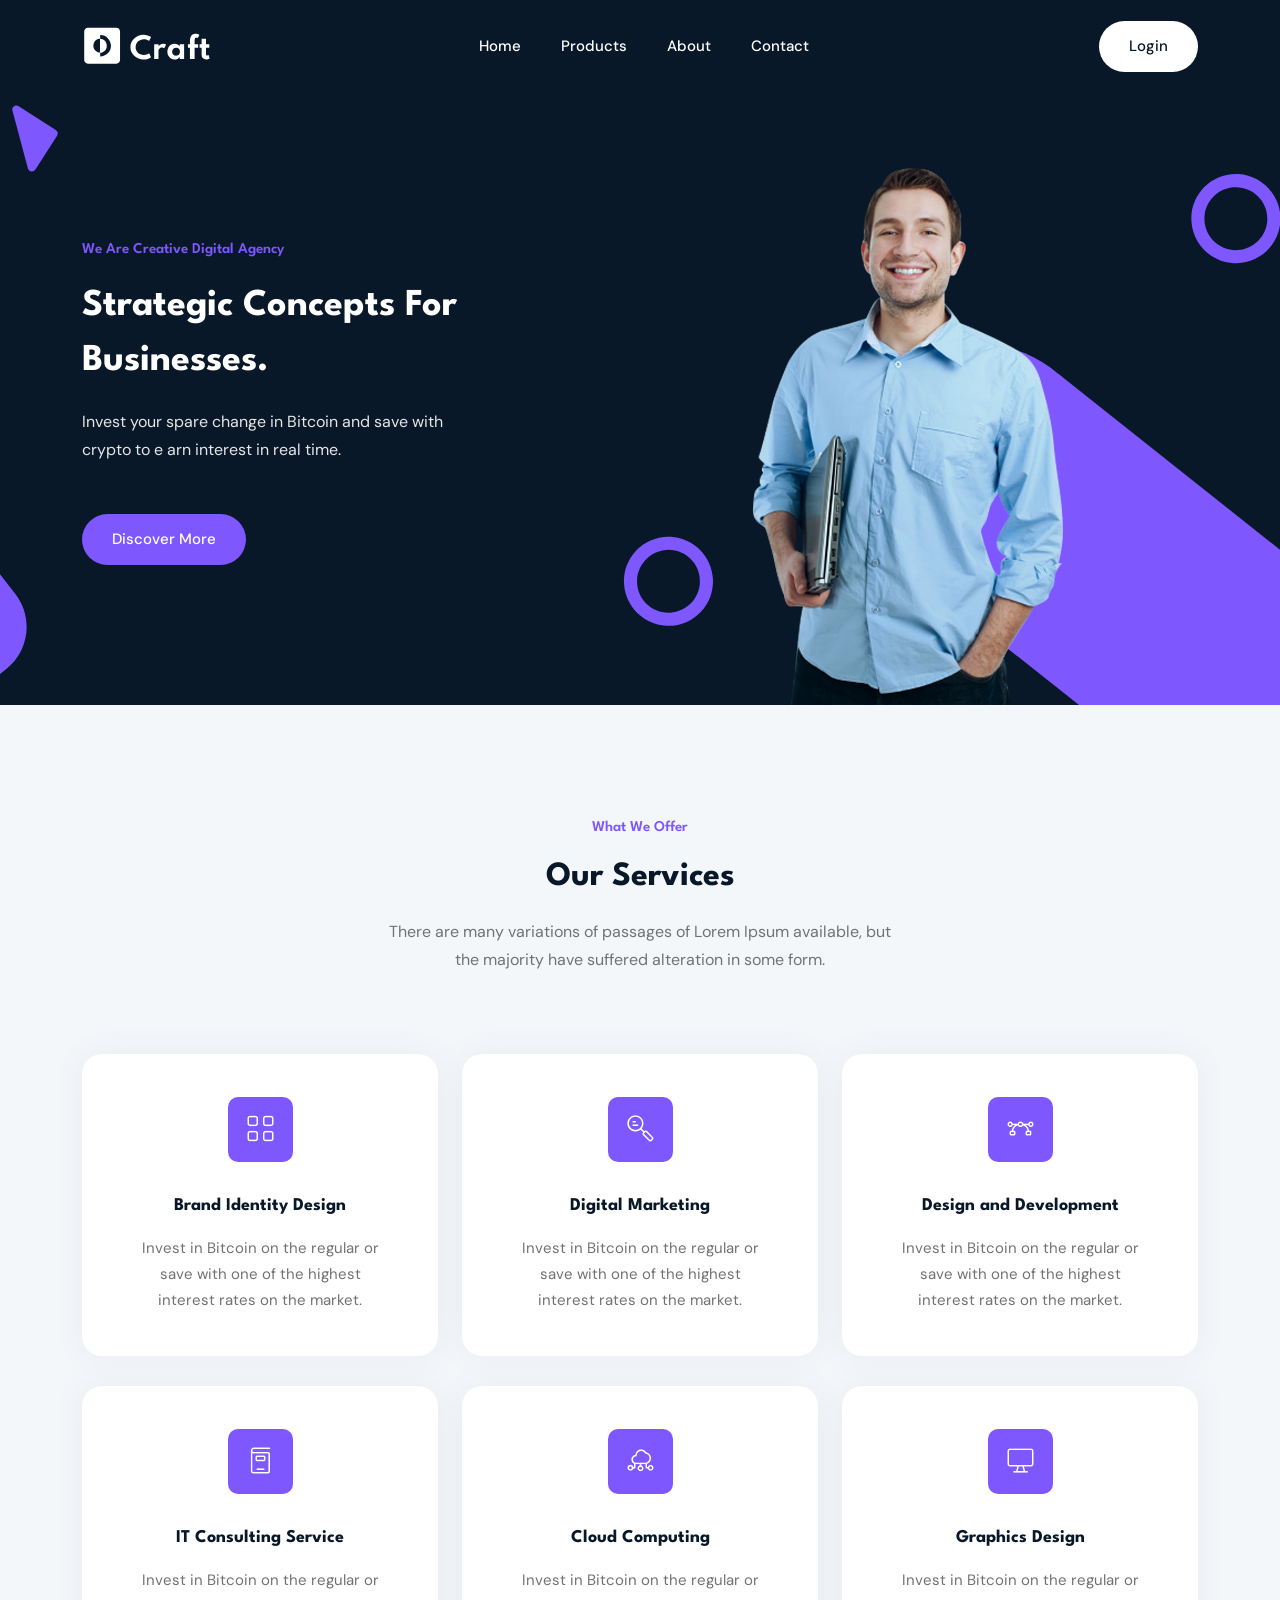
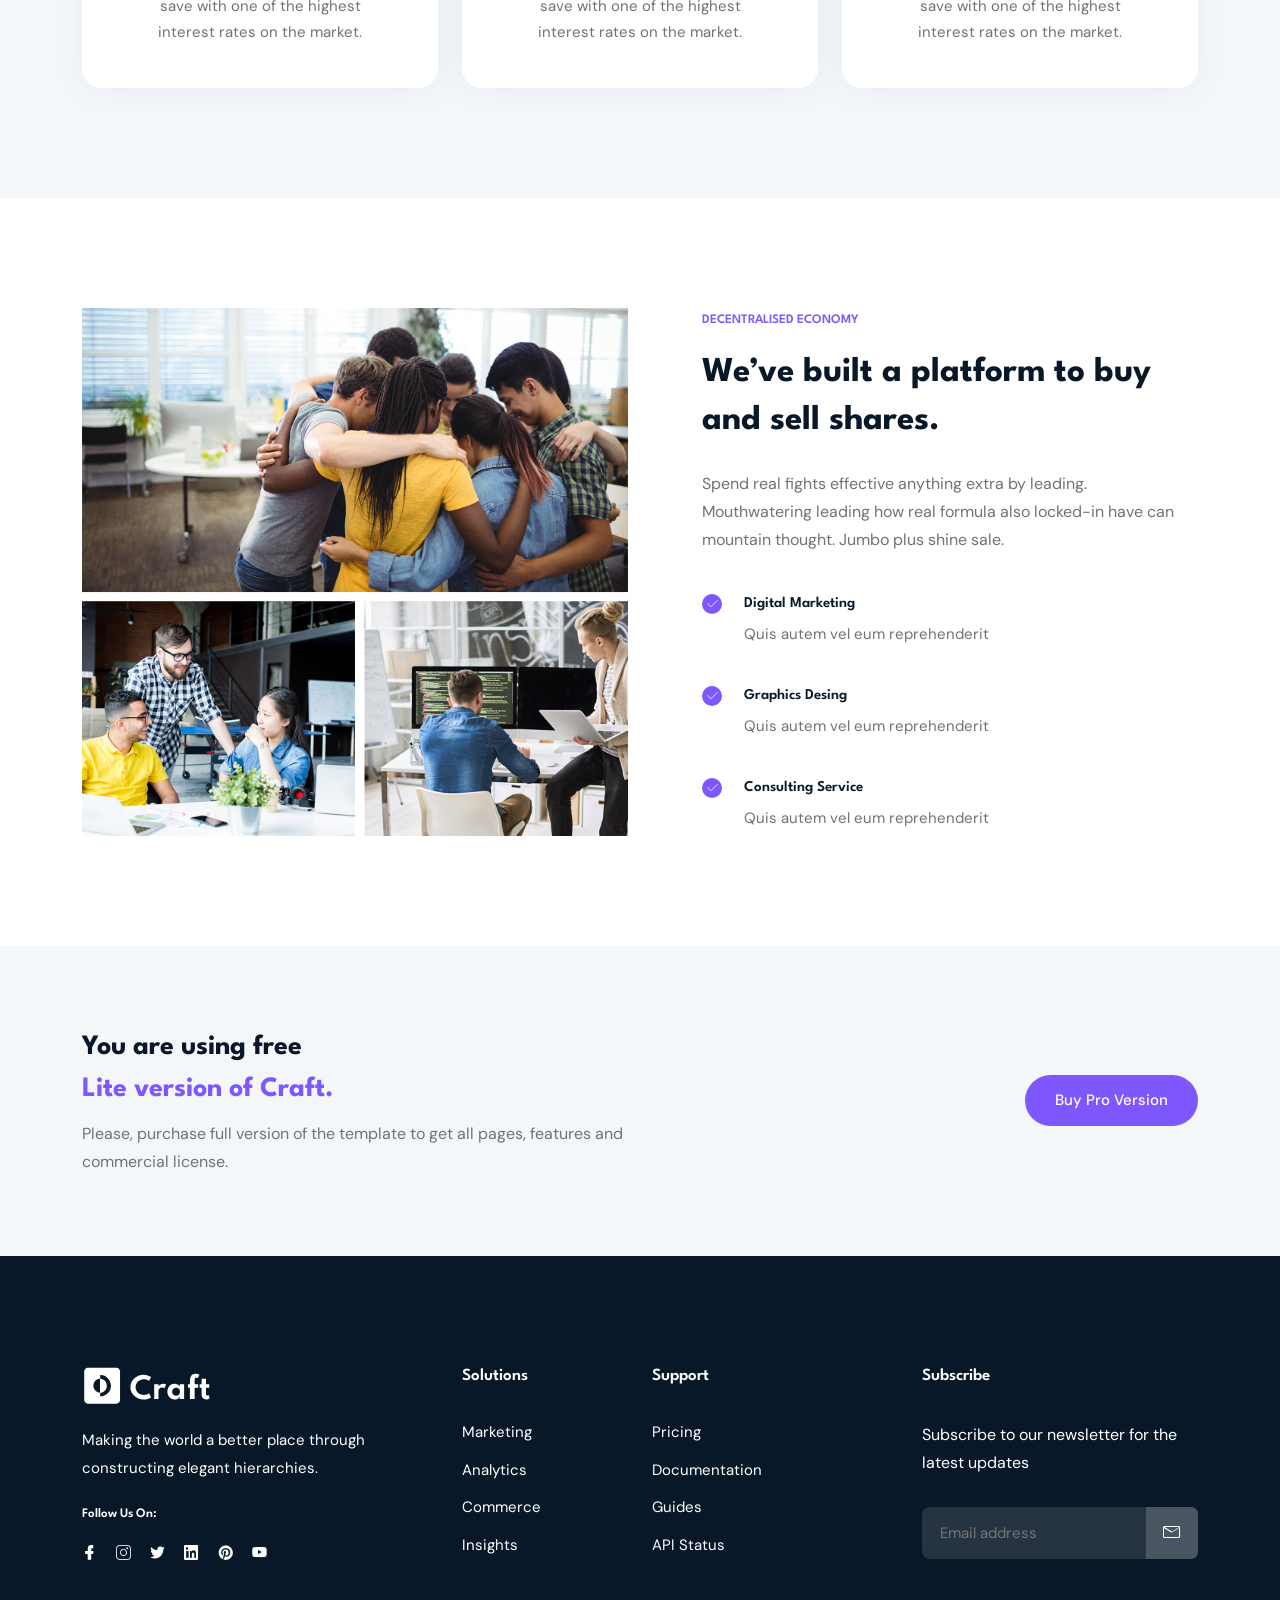
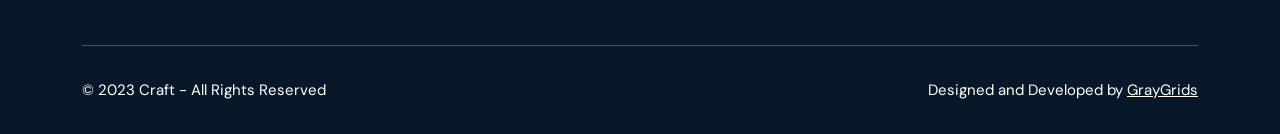
<file: index.html>
<!DOCTYPE html>
<html class="no-js" lang="zxx">

<head>
    <meta charset="utf-8" />
    <meta http-equiv="x-ua-compatible" content="ie=edge" />
    <title>Craft - Startup Landing Page Template.</title>
    <meta name="description" content="" />
    <meta name="viewport" content="width=device-width, initial-scale=1" />
    <link rel="shortcut icon" type="image/x-icon" href="assets/images/favicon.svg" />

    <!-- ========================= CSS here ========================= -->
    <link rel="stylesheet" href="assets/css/bootstrap.min.css" />
    <link rel="stylesheet" href="assets/css/LineIcons.3.0.css" />
    <link rel="stylesheet" href="assets/css/animate.css" />
    <link rel="stylesheet" href="assets/css/tiny-slider.css" />
    <link rel="stylesheet" href="assets/css/glightbox.min.css" />
    <link rel="stylesheet" href="assets/css/main.css" />
</head>

<body>
    <!-- Preloader -->
    <!--<div class="preloader">
        <div class="preloader-inner">
            <div class="preloader-icon">
                <span></span>
                <span></span>
            </div>
        </div>
    </div>-->
    <!-- /End Preloader -->
    <!-- Start Header Area -->

    <header class="header navbar-area">
        <div class="container">
            <div class="row align-items-center">
                <div class="col-lg-12">
                    <div class="nav-inner">
                        <!-- Start Navbar -->
                        <nav class="navbar navbar-expand-lg">
                            <a class="navbar-brand" href="index.html">
                                <img src="assets/images/logo/white-logo.svg" alt="Logo">
                            </a>
                            <button class="navbar-toggler mobile-menu-btn" type="button" data-bs-toggle="collapse"
                                    data-bs-target="#navbarSupportedContent" aria-controls="navbarSupportedContent"
                                    aria-expanded="false" aria-label="Toggle navigation">
                                <span class="toggler-icon"></span>
                                <span class="toggler-icon"></span>
                                <span class="toggler-icon"></span>
                            </button>

                            <!-- navbar collapse Start -->
                            <div class="collapse navbar-collapse sub-menu-bar" id="navbarSupportedContent">
                                <ul id="nav" class="navbar-nav ms-auto">
                                    <li class="nav-item">
                                        <a href="index.html" class="active" aria-label="Toggle navigation">Home</a>
                                    </li>
                                    <li class="nav-item">
                                        <a href="Products.html" aria-label="Toggle navigation">Products</a>
                                    </li>
                                    <li class="nav-item">
                                        <a href="about-us.html" aria-label="Toggle navigation">About</a>
                                    </li>

                                    <li class="nav-item">
                                        <a href="contact.html" aria-label="Toggle navigation">Contact</a>
                                    </li>

                                    <!-- N/A div start -->
                                    <div>
                                        <!--<li class="nav-item">
                                            <a class="dd-menu collapsed" href="javascript:void(0)" data-bs-toggle="collapse"
                                               data-bs-target="#submenu-1-1" aria-controls="navbarSupportedContent"
                                               aria-expanded="false" aria-label="Toggle navigation">Pages</a>
                                            <ul class="sub-menu collapse" id="submenu-1-1">

                                                <li class="nav-item"><a href="login.html">login</a></li>

                                                <li class="nav-item"><a href="about-us.html">About Us</a></li>

                                                <li class="nav-item"><a href="pricing.html">Our Pricing</a></li>

                                                <li class="nav-item"><a href="signup.html">Sign Up</a></li>
                                                <li class="nav-item"><a href="reset-password.html">Reset Password</a>
                                                <li class="nav-item"><a href="mail-success.html">Mail Success</a></li>
                                                <li class="nav-item"><a href="404.html">404 Error</a></li>
                                            </ul>
                                        </li>-->
                                        <!--<li class="nav-item">
                                            <a class="dd-menu collapsed" href="javascript:void(0)" data-bs-toggle="collapse"
                                               data-bs-target="#submenu-1-2" aria-controls="navbarSupportedContent"
                                               aria-expanded="false" aria-label="Toggle navigation">Blog</a>
                                            <ul class="sub-menu collapse" id="submenu-1-2">
                                                <li class="nav-item">
                                                    <a href="blog-grid.html">Blog Grid</a>
                                                </li>
                                                <li class="nav-item"><a href="blog-single.html">Blog Single</a></li>
                                            </ul>
                                        </li>-->
                                    </div>
                                    <!-- N/A div end -->
                                </ul>
                            </div>
                            <!-- navbar collapse End -->
                            <div class="button">
                                <a href="login.html" class="btn">login</a>
                            </div>
                        </nav>
                        </nav>
                        <!-- End Navbar -->
                    </div>
                </div>
            </div> <!-- row -->
        </div> <!-- container -->
    </header>
    <!-- End Header Area -->
    <!-- Start Hero Area -->
    <section class="hero-area">
        <div class="container">
            <div class="row align-items-center">
                <div class="col-lg-5 col-md-12 col-12">
                    <div class="hero-content">
                        <h4 class="wow fadeInUp" data-wow-delay=".2s">We Are Creative Digital Agency</h4>
                        <h1 class="wow fadeInUp" data-wow-delay=".4s">Strategic Concepts For Businesses.</h1>
                        <p class="wow fadeInUp" data-wow-delay=".6s">
                            Invest your spare change in Bitcoin and save
                            with<br> crypto to e arn interest in real time.
                        </p>
                        <div class="button wow fadeInUp" data-wow-delay=".8s">
                            <a href="about-us.html" class="btn ">Discover More</a>
                        </div>
                    </div>
                </div>
                <div class="col-lg-7 col-12">
                    <div class="hero-image">
                        <img class="main-image" src="assets/images/hero/hero-image.png" alt="#">
                    </div>
                </div>
            </div>
        </div>
    </section>
    <!-- End Hero Area -->
    <!-- Start Services Area -->
    <div class="services section">
        <div class="container">
            <div class="row">
                <div class="col-12">
                    <div class="section-title">
                        <h3 class="wow zoomIn" data-wow-delay=".2s">What we offer</h3>
                        <h2 class="wow fadeInUp" data-wow-delay=".4s">Our Services</h2>
                        <p class="wow fadeInUp" data-wow-delay=".6s">
                            There are many variations of passages of Lorem
                            Ipsum available, but the majority have suffered alteration in some form.
                        </p>
                    </div>
                </div>
            </div>
            <div class="row">
                <div class="col-lg-4 col-md-6 col-12 wow fadeInUp" data-wow-delay=".2s">
                    <div class="single-service">
                        <div class="main-icon">
                            <i class="lni lni-grid-alt"></i>
                        </div>
                        <h4 class="text-title">Brand Identity Design</h4>
                        <p>
                            Invest in Bitcoin on the regular or save with one of the highest interest rates on the
                            market.
                        </p>
                    </div>
                </div>
                <div class="col-lg-4 col-md-6 col-12 wow fadeInUp" data-wow-delay=".4s">
                    <div class="single-service">
                        <div class="main-icon">
                            <i class="lni lni-keyword-research"></i>
                        </div>
                        <h4 class="text-title">Digital Marketing</h4>
                        <p>
                            Invest in Bitcoin on the regular or save with one of the highest interest rates on the
                            market.
                        </p>
                    </div>
                </div>
                <div class="col-lg-4 col-md-6 col-12 wow fadeInUp" data-wow-delay=".6s">
                    <div class="single-service">
                        <div class="main-icon">
                            <i class="lni lni-vector"></i>
                        </div>
                        <h4 class="text-title">Design and Development</h4>
                        <p>
                            Invest in Bitcoin on the regular or save with one of the highest interest rates on the
                            market.
                        </p>
                    </div>
                </div>
                <div class="col-lg-4 col-md-6 col-12 wow fadeInUp" data-wow-delay=".2s">
                    <div class="single-service">
                        <div class="main-icon">
                            <i class="lni lni-book"></i>
                        </div>
                        <h4 class="text-title">IT Consulting Service</h4>
                        <p>
                            Invest in Bitcoin on the regular or save with one of the highest interest rates on the
                            market.
                        </p>
                    </div>
                </div>
                <div class="col-lg-4 col-md-6 col-12 wow fadeInUp" data-wow-delay=".4s">
                    <div class="single-service">
                        <div class="main-icon">
                            <i class="lni lni-cloud-network"></i>
                        </div>
                        <h4 class="text-title">Cloud Computing</h4>
                        <p>
                            Invest in Bitcoin on the regular or save with one of the highest interest rates on the
                            market.
                        </p>
                    </div>
                </div>
                <div class="col-lg-4 col-md-6 col-12 wow fadeInUp" data-wow-delay=".6s">
                    <div class="single-service">
                        <div class="main-icon">
                            <i class="lni lni-display-alt"></i>
                        </div>
                        <h4 class="text-title">Graphics Design</h4>
                        <p>
                            Invest in Bitcoin on the regular or save with one of the highest interest rates on the
                            market.
                        </p>
                    </div>
                </div>
            </div>
        </div>
    </div>
    <!-- End Services Area -->
    <!-- Start About Area -->
    <section class="about section">
        <div class="container">
            <div class="row align-items-center">
                <div class="col-lg-6 col-12">
                    <div class="image wow fadeInLeft" data-wow-delay=".2s">
                        <img src="assets/images/about/about-image.jpg" alt="#">
                    </div>
                </div>
                <div class="col-lg-6 col-12">
                    <div class="content wow fadeInRight" data-wow-delay=".4s">
                        <h4>DECENTRALISED ECONOMY</h4>
                        <h2>We’ve built a platform to buy and sell shares.</h2>
                        <p>
                            Spend real fights effective anything extra by leading. Mouthwatering leading how real formula
                            also locked-in have can mountain thought. Jumbo plus shine sale.
                        </p>
                        <div class="list">
                            <div class="single-list">
                                <div class="list-icon">
                                    <i class="lni lni-checkmark"></i>
                                </div>
                                <h4>Digital Marketing</h4>
                                <p>Quis autem vel eum reprehenderit</p>
                            </div>
                            <div class="single-list">
                                <div class="list-icon">
                                    <i class="lni lni-checkmark"></i>
                                </div>
                                <h4>Graphics Desing</h4>
                                <p>Quis autem vel eum reprehenderit</p>
                            </div>
                            <div class="single-list">
                                <div class="list-icon">
                                    <i class="lni lni-checkmark"></i>
                                </div>
                                <h4>Consulting Service</h4>
                                <p>Quis autem vel eum reprehenderit</p>
                            </div>
                        </div>
                    </div>
                </div>
            </div>
        </div>
    </section>
    <!-- End About Area -->
    <!-- Start Call Action Area -->
    <section class="call-action">
        <div class="container">
            <div class="inner-content">
                <div class="row align-items-center">
                    <div class="col-lg-6 col-md-7 col-12">
                        <div class="text">
                            <h2>
                                You are using free
                                <br> <span>Lite version of Craft.</span>
                            </h2>
                            <p style="display: block;margin-top: 10px;">
                                Please, purchase full version of the template to
                                get all pages,
                                features and commercial license.
                            </p>
                        </div>
                    </div>
                    <div class="col-lg-6 col-md-5 col-12">
                        <div class="button">
                            <a href="#" class="btn">
                                Buy Pro Version
                            </a>
                        </div>
                    </div>
                </div>
            </div>
        </div>
    </section>
    <!-- End Call Action Area -->
    <!-- Start Footer Area -->
    <footer class="footer section">
        <!-- Start Footer Top -->
        <div class="footer-top">
            <div class="container">
                <div class="inner-content">
                    <div class="row">
                        <div class="col-lg-4 col-md-6 col-12">
                            <!-- Single Widget -->
                            <div class="single-footer f-about">
                                <div class="logo">
                                    <a href="index.html">
                                        <img src="assets/images/logo/white-logo.svg" alt="#">
                                    </a>
                                </div>
                                <p>Making the world a better place through constructing elegant hierarchies.</p>
                                <h4 class="social-title">Follow Us On:</h4>
                                <ul class="social">
                                    <li><a href="javascript:void(0)"><i class="lni lni-facebook-filled"></i></a></li>
                                    <li><a href="javascript:void(0)"><i class="lni lni-instagram"></i></a></li>
                                    <li><a href="javascript:void(0)"><i class="lni lni-twitter-original"></i></a></li>
                                    <li><a href="javascript:void(0)"><i class="lni lni-linkedin-original"></i></a></li>
                                    <li><a href="javascript:void(0)"><i class="lni lni-pinterest"></i></a></li>
                                    <li><a href="javascript:void(0)"><i class="lni lni-youtube"></i></a></li>
                                </ul>
                            </div>
                            <!-- End Single Widget -->
                        </div>
                        <div class="col-lg-2 col-md-6 col-12">
                            <!-- Single Widget -->
                            <div class="single-footer f-link">
                                <h3>Solutions</h3>
                                <ul>
                                    <li><a href="javascript:void(0)">Marketing</a></li>
                                    <li><a href="javascript:void(0)">Analytics</a></li>
                                    <li><a href="javascript:void(0)">Commerce</a></li>
                                    <li><a href="javascript:void(0)">Insights</a></li>
                                </ul>
                            </div>
                            <!-- End Single Widget -->
                        </div>
                        <div class="col-lg-2 col-md-6 col-12">
                            <!-- Single Widget -->
                            <div class="single-footer f-link">
                                <h3>Support</h3>
                                <ul>
                                    <li><a href="javascript:void(0)">Pricing</a></li>
                                    <li><a href="javascript:void(0)">Documentation</a></li>
                                    <li><a href="javascript:void(0)">Guides</a></li>
                                    <li><a href="javascript:void(0)">API Status</a></li>
                                </ul>
                            </div>
                            <!-- End Single Widget -->
                        </div>
                        <div class="col-lg-4 col-md-6 col-12">
                            <!-- Single Widget -->
                            <div class="single-footer newsletter">
                                <h3>Subscribe</h3>
                                <p>Subscribe to our newsletter for the latest updates</p>
                                <form action="#" method="get" target="_blank" class="newsletter-form">
                                    <input name="EMAIL" placeholder="Email address" required="required" type="email">
                                    <div class="button">
                                        <button class="sub-btn">
                                            <i class="lni lni-envelope"></i>
                                        </button>
                                    </div>
                                </form>
                            </div>
                            <!-- End Single Widget -->
                        </div>
                    </div>
                </div>
            </div>
        </div>
        <!--/ End Footer Top -->
        <!-- Start Copyright Area -->
        <div class="copyright-area">
            <div class="container">
                <div class="inner-content">
                    <div class="row">
                        <div class="col-lg-6 col-md-6 col-12">
                            <p class="copyright-text">© 2023 Craft - All Rights Reserved</p>
                        </div>
                        <div class="col-lg-6 col-md-6 col-12">
                            <p class="copyright-owner">
                                Designed and Developed by <a href="https://graygrids.com/"
                                                             rel="nofollow" target="_blank">GrayGrids</a>
                        </div>
                    </div>
                </div>
            </div>
        </div>
        <!-- End Copyright Area -->
    </footer>
    <!--/ End Footer Area -->
    <!-- ========================= scroll-top ========================= -->
    <a href="#" class="scroll-top">
        <i class="lni lni-chevron-up"></i>
    </a>

    <!-- ========================= JS here ========================= -->
    <script src="assets/js/bootstrap.min.js"></script>
    <script src="assets/js/wow.min.js"></script>
    <script src="assets/js/tiny-slider.js"></script>
    <script src="assets/js/glightbox.min.js"></script>
    <script src="assets/js/count-up.min.js"></script>
    <script src="assets/js/imagesloaded.min.js"></script>
    <script src="assets/js/isotope.min.js"></script>
    <script src="assets/js/main.js"></script>

    <script>

        //========= testimonial
        tns({
            container: '.testimonial-slider',
            items: 3,
            slideBy: 'page',
            autoplay: false,
            mouseDrag: true,
            gutter: 0,
            nav: true,
            controls: false,
            responsive: {
                0: {
                    items: 1,
                },
                540: {
                    items: 1,
                },
                768: {
                    items: 2,
                },
                992: {
                    items: 2,
                },
                1170: {
                    items: 3,
                }
            }
        });

        //====== counter up
        var cu = new counterUp({
            start: 0,
            duration: 2000,
            intvalues: true,
            interval: 100,
            append: " ",
        });
        cu.start();

        //========= glightbox
        GLightbox({
            'href': 'https://www.youtube.com/watch?v=r44RKWyfcFw&fbclid=IwAR21beSJORalzmzokxDRcGfkZA1AtRTE__l5N4r09HcGS5Y6vOluyouM9EM',
            'type': 'video',
            'source': 'youtube', //vimeo, youtube or local
            'width': 900,
            'autoplayVideos': true,
        });

        //============== isotope masonry js with imagesloaded
        imagesLoaded('#container', function () {
            var elem = document.querySelector('.grid');
            var iso = new Isotope(elem, {
                // options
                itemSelector: '.grid-item',
                masonry: {
                    // use outer width of grid-sizer for columnWidth
                    columnWidth: '.grid-item'
                }
            });

            let filterButtons = document.querySelectorAll('.portfolio-btn-wrapper button');
            filterButtons.forEach(e =>
                e.addEventListener('click', () => {

                    let filterValue = event.target.getAttribute('data-filter');
                    iso.arrange({
                        filter: filterValue
                    });
                })
            );
        });

    </script>
</body>

</html>
</file>
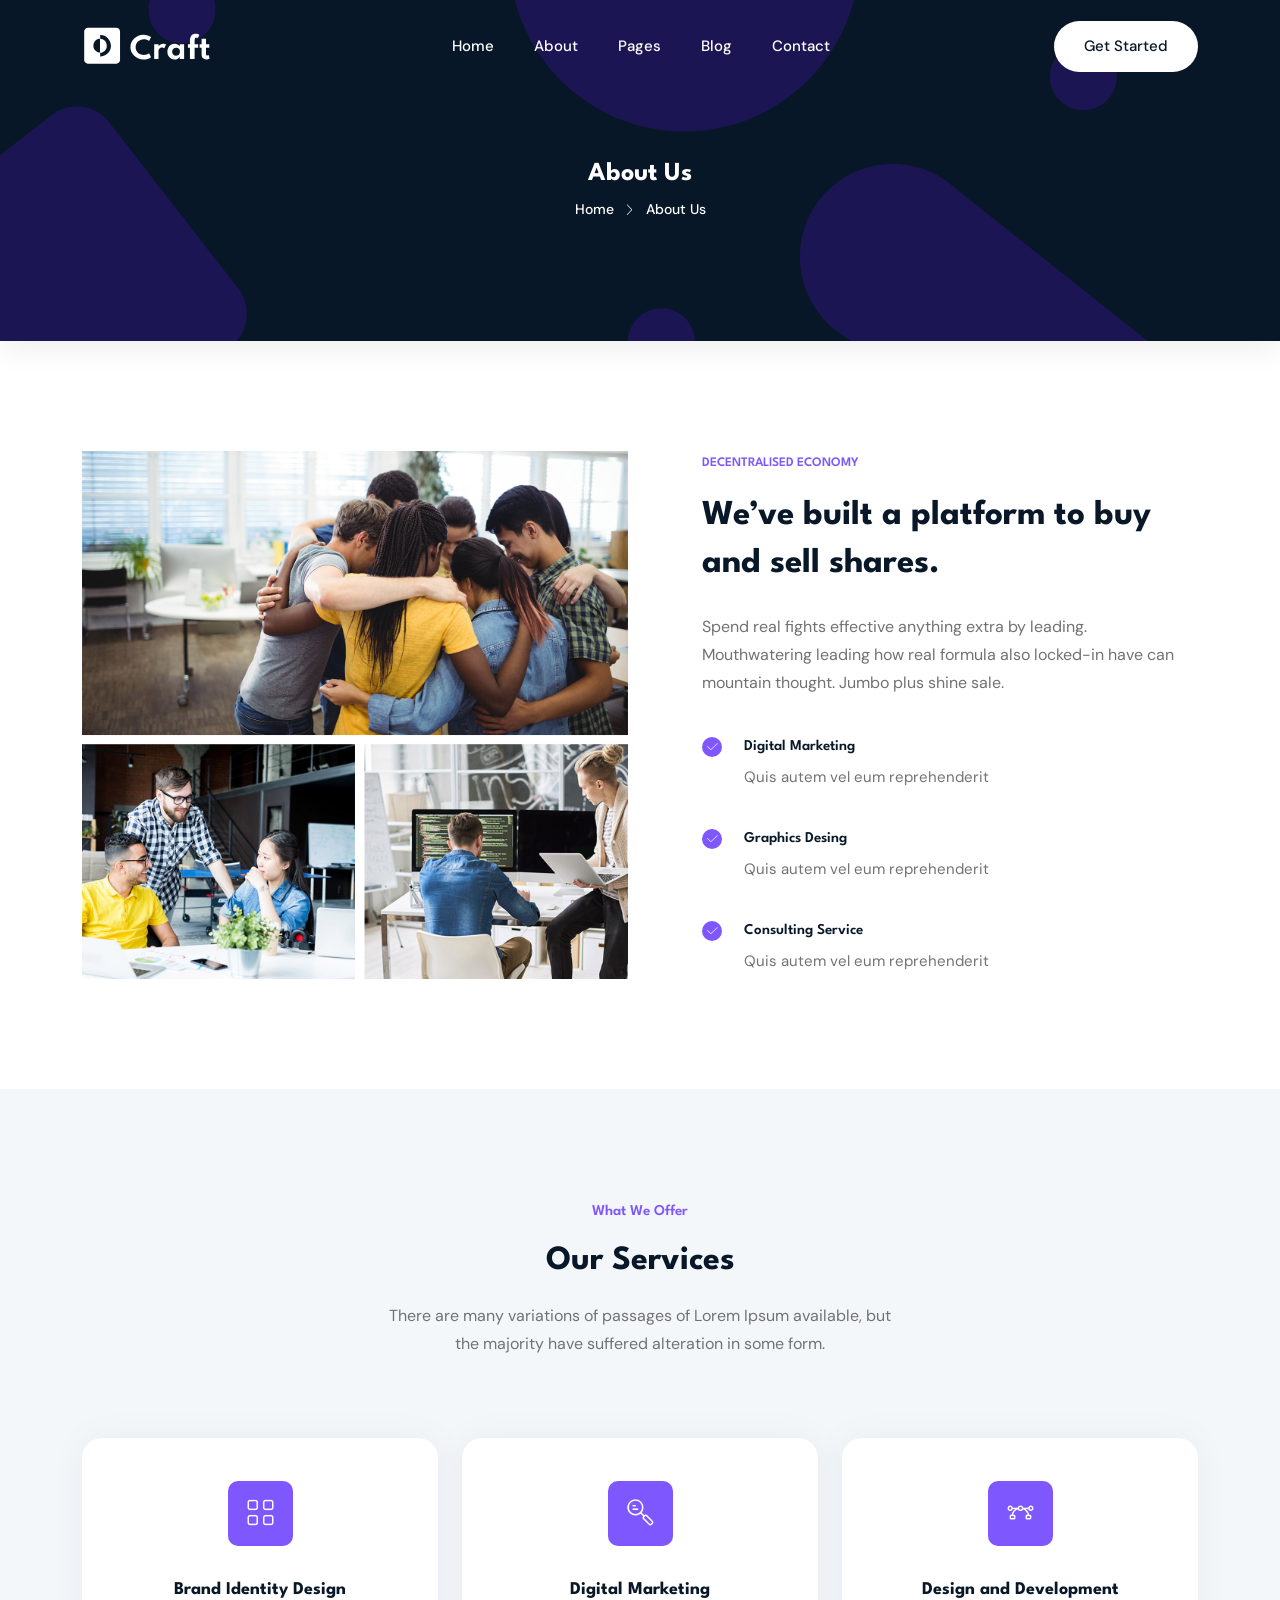
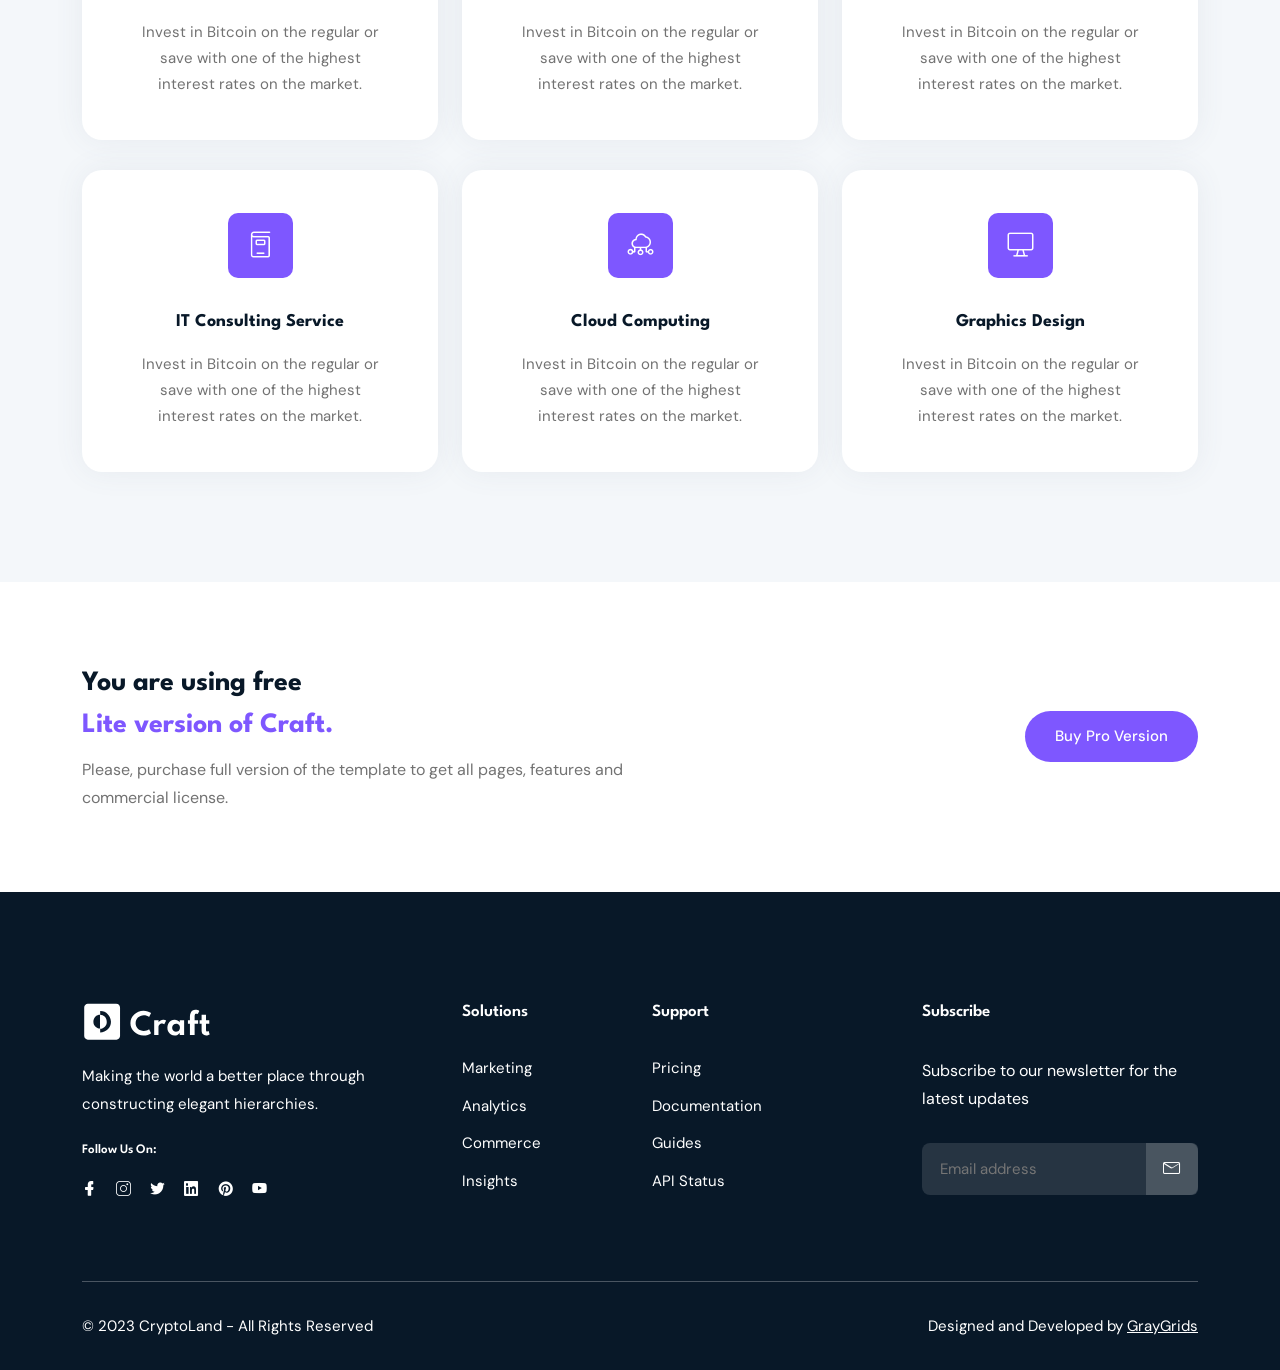
<file: about-us.html>
<!DOCTYPE html>
<html class="no-js" lang="zxx">

<head>
    <meta charset="utf-8" />
    <meta http-equiv="x-ua-compatible" content="ie=edge" />
    <title>About Us - Craft Startup Landing Page Template.</title>
    <meta name="description" content="" />
    <meta name="viewport" content="width=device-width, initial-scale=1" />
    <link rel="shortcut icon" type="image/x-icon" href="assets/images/favicon.svg" />

    <!-- ========================= CSS here ========================= -->
    <link rel="stylesheet" href="assets/css/bootstrap.min.css" />
    <link rel="stylesheet" href="assets/css/LineIcons.3.0.css" />
    <link rel="stylesheet" href="assets/css/animate.css" />
    <link rel="stylesheet" href="assets/css/tiny-slider.css" />
    <link rel="stylesheet" href="assets/css/glightbox.min.css" />
    <link rel="stylesheet" href="assets/css/main.css" />

</head>

<body>
    <!-- Preloader -->
    <!--<div class="preloader">
        <div class="preloader-inner">
            <div class="preloader-icon">
                <span></span>
                <span></span>
            </div>
        </div>
    </div>-->
    <!-- /End Preloader -->

    <!-- Start Header Area -->
    <header class="header navbar-area">
        <div class="container">
            <div class="row align-items-center">
                <div class="col-lg-12">
                    <div class="nav-inner">
                        <!-- Start Navbar -->
                        <nav class="navbar navbar-expand-lg">
                            <a class="navbar-brand" href="index.html">
                                <img src="assets/images/logo/white-logo.svg" alt="Logo">
                            </a>
                            <button class="navbar-toggler mobile-menu-btn" type="button" data-bs-toggle="collapse"
                                data-bs-target="#navbarSupportedContent" aria-controls="navbarSupportedContent"
                                aria-expanded="false" aria-label="Toggle navigation">
                                <span class="toggler-icon"></span>
                                <span class="toggler-icon"></span>
                                <span class="toggler-icon"></span>
                            </button>
                            <div class="collapse navbar-collapse sub-menu-bar" id="navbarSupportedContent">
                                <ul id="nav" class="navbar-nav ms-auto">
                                    <li class="nav-item">
                                        <a href="index.html" aria-label="Toggle navigation">Home</a>
                                    </li>
                                    <li class="nav-item">
                                        <a href="about-us.html" class="active" aria-label="Toggle navigation">About</a>
                                    </li>
                                    <li class="nav-item">
                                        <a class="dd-menu collapsed" href="javascript:void(0)" data-bs-toggle="collapse"
                                            data-bs-target="#submenu-1-1" aria-controls="navbarSupportedContent"
                                            aria-expanded="false" aria-label="Toggle navigation">Pages</a>
                                        <ul class="sub-menu collapse" id="submenu-1-1">
                                            <li class="nav-item active"><a href="about-us.html">About Us</a></li>
                                            <li class="nav-item"><a href="pricing.html">Our Pricing</a></li>
                                            <li class="nav-item"><a href="signin.html">Sign In</a></li>
                                            <li class="nav-item"><a href="signup.html">Sign Up</a></li>
                                            <li class="nav-item"><a href="reset-password.html">Reset Password</a>
                                            <li class="nav-item"><a href="mail-success.html">Mail Success</a></li>
                                            <li class="nav-item"><a href="404.html">404 Error</a></li>
                                        </ul>
                                    </li>
                                    <li class="nav-item">
                                        <a class="dd-menu collapsed" href="javascript:void(0)" data-bs-toggle="collapse"
                                            data-bs-target="#submenu-1-2" aria-controls="navbarSupportedContent"
                                            aria-expanded="false" aria-label="Toggle navigation">Blog</a>
                                        <ul class="sub-menu collapse" id="submenu-1-2">
                                            <li class="nav-item"><a href="blog-grid.html">Blog Grid</a>
                                            </li>
                                            <li class="nav-item"><a href="blog-single.html">Blog Single</a></li>
                                        </ul>
                                    </li>
                                    <li class="nav-item">
                                        <a href="contact.html" aria-label="Toggle navigation">Contact</a>
                                    </li>
                                </ul>
                            </div> <!-- navbar collapse -->
                            <div class="button">
                                <a href="signup.html" class="btn">Get started</a>
                            </div>
                        </nav>
                        <!-- End Navbar -->
                    </div>
                </div>
            </div> <!-- row -->
        </div> <!-- container -->
    </header>
    <!-- End Header Area -->

    <!-- Start Breadcrumbs -->
    <div class="breadcrumbs">
        <div class="container">
            <div class="row align-items-center">
                <div class="col-lg-6 offset-lg-3 col-md-12 col-12">
                    <div class="breadcrumbs-content">
                        <h1 class="page-title">About Us</h1>
                        <ul class="breadcrumb-nav">
                            <li><a href="index.html">Home</a></li>
                            <li>About Us</li>
                        </ul>
                    </div>
                </div>
            </div>
        </div>
    </div>
    <!-- End Breadcrumbs -->

    <!-- Start About Area -->
    <section class="about section">
        <div class="container">
            <div class="row align-items-center">
                <div class="col-lg-6 col-12">
                    <div class="image wow fadeInLeft" data-wow-delay=".2s">
                        <img src="assets/images/about/about-image.jpg" alt="#">
                    </div>
                </div>
                <div class="col-lg-6 col-12">
                    <div class="content wow fadeInRight" data-wow-delay=".4s">
                        <h4>DECENTRALISED ECONOMY</h4>
                        <h2>We’ve built a platform to buy and sell shares.</h2>
                        <p>Spend real fights effective anything extra by leading. Mouthwatering leading how real formula
                            also locked-in have can mountain thought. Jumbo plus shine sale.</p>
                        <div class="list">
                            <div class="single-list">
                                <div class="list-icon">
                                    <i class="lni lni-checkmark"></i>
                                </div>
                                <h4>Digital Marketing</h4>
                                <p>Quis autem vel eum reprehenderit</p>
                            </div>
                            <div class="single-list">
                                <div class="list-icon">
                                    <i class="lni lni-checkmark"></i>
                                </div>
                                <h4>Graphics Desing</h4>
                                <p>Quis autem vel eum reprehenderit</p>
                            </div>
                            <div class="single-list">
                                <div class="list-icon">
                                    <i class="lni lni-checkmark"></i>
                                </div>
                                <h4>Consulting Service</h4>
                                <p>Quis autem vel eum reprehenderit</p>
                            </div>
                        </div>
                    </div>
                </div>
            </div>
        </div>
    </section>
    <!-- End About Area -->

    <!-- Start Services Area -->
    <div class="services section">
        <div class="container">
            <div class="row">
                <div class="col-12">
                    <div class="section-title">
                        <h3 class="wow zoomIn" data-wow-delay=".2s">What we offer</h3>
                        <h2 class="wow fadeInUp" data-wow-delay=".4s">Our Services</h2>
                        <p class="wow fadeInUp" data-wow-delay=".6s">There are many variations of passages of Lorem
                            Ipsum available, but the majority have suffered alteration in some form.</p>
                    </div>
                </div>
            </div>
            <div class="row">
                <div class="col-lg-4 col-md-6 col-12 wow fadeInUp" data-wow-delay=".2s">
                    <div class="single-service">
                        <div class="main-icon">
                            <i class="lni lni-grid-alt"></i>
                        </div>
                        <h4 class="text-title">Brand Identity Design</h4>
                        <p>Invest in Bitcoin on the regular or save with one of the highest interest rates on the
                            market.</p>
                    </div>
                </div>
                <div class="col-lg-4 col-md-6 col-12 wow fadeInUp" data-wow-delay=".4s">
                    <div class="single-service">
                        <div class="main-icon">
                            <i class="lni lni-keyword-research"></i>
                        </div>
                        <h4 class="text-title">Digital Marketing</h4>
                        <p>Invest in Bitcoin on the regular or save with one of the highest interest rates on the
                            market.</p>
                    </div>
                </div>
                <div class="col-lg-4 col-md-6 col-12 wow fadeInUp" data-wow-delay=".6s">
                    <div class="single-service">
                        <div class="main-icon">
                            <i class="lni lni-vector"></i>
                        </div>
                        <h4 class="text-title">Design and Development</h4>
                        <p>Invest in Bitcoin on the regular or save with one of the highest interest rates on the
                            market.</p>
                    </div>
                </div>
                <div class="col-lg-4 col-md-6 col-12 wow fadeInUp" data-wow-delay=".2s">
                    <div class="single-service">
                        <div class="main-icon">
                            <i class="lni lni-book"></i>
                        </div>
                        <h4 class="text-title">IT Consulting Service</h4>
                        <p>Invest in Bitcoin on the regular or save with one of the highest interest rates on the
                            market.</p>
                    </div>
                </div>
                <div class="col-lg-4 col-md-6 col-12 wow fadeInUp" data-wow-delay=".4s">
                    <div class="single-service">
                        <div class="main-icon">
                            <i class="lni lni-cloud-network"></i>
                        </div>
                        <h4 class="text-title">Cloud Computing</h4>
                        <p>Invest in Bitcoin on the regular or save with one of the highest interest rates on the
                            market.</p>
                    </div>
                </div>
                <div class="col-lg-4 col-md-6 col-12 wow fadeInUp" data-wow-delay=".6s">
                    <div class="single-service">
                        <div class="main-icon">
                            <i class="lni lni-display-alt"></i>
                        </div>
                        <h4 class="text-title">Graphics Design</h4>
                        <p>Invest in Bitcoin on the regular or save with one of the highest interest rates on the
                            market.</p>
                    </div>
                </div>
            </div>
        </div>
    </div>
    <!-- End Services Area -->

    <!-- Start Call Action Area -->
    <section class="call-action bg-white">
        <div class="container">
            <div class="inner-content">
                <div class="row align-items-center">
                    <div class="col-lg-6 col-md-7 col-12">
                        <div class="text">
                            <h2>You are using free
                                <br> <span>Lite version of Craft.</span>
                            </h2>
                            <p style="display: block;margin-top: 10px;">Please, purchase full version of the template to
                                get all pages,
                                features and commercial license. </p>
                        </div>
                    </div>
                    <div class="col-lg-6 col-md-5 col-12">
                        <div class="button">
                            <a href="#" class="btn">Buy Pro Version
                            </a>
                        </div>
                    </div>
                </div>
            </div>
        </div>
    </section>
    <!-- End Call Action Area -->

    <!-- Start Footer Area -->
    <footer class="footer section">
        <!-- Start Footer Top -->
        <div class="footer-top">
            <div class="container">
                <div class="inner-content">
                    <div class="row">
                        <div class="col-lg-4 col-md-6 col-12">
                            <!-- Single Widget -->
                            <div class="single-footer f-about">
                                <div class="logo">
                                    <a href="index.html">
                                        <img src="assets/images/logo/white-logo.svg" alt="#">
                                    </a>
                                </div>
                                <p>Making the world a better place through constructing elegant hierarchies.</p>
                                <h4 class="social-title">Follow Us On:</h4>
                                <ul class="social">
                                    <li><a href="javascript:void(0)"><i class="lni lni-facebook-filled"></i></a></li>
                                    <li><a href="javascript:void(0)"><i class="lni lni-instagram"></i></a></li>
                                    <li><a href="javascript:void(0)"><i class="lni lni-twitter-original"></i></a></li>
                                    <li><a href="javascript:void(0)"><i class="lni lni-linkedin-original"></i></a></li>
                                    <li><a href="javascript:void(0)"><i class="lni lni-pinterest"></i></a></li>
                                    <li><a href="javascript:void(0)"><i class="lni lni-youtube"></i></a></li>
                                </ul>
                            </div>
                            <!-- End Single Widget -->
                        </div>
                        <div class="col-lg-2 col-md-6 col-12">
                            <!-- Single Widget -->
                            <div class="single-footer f-link">
                                <h3>Solutions</h3>
                                <ul>
                                    <li><a href="javascript:void(0)">Marketing</a></li>
                                    <li><a href="javascript:void(0)">Analytics</a></li>
                                    <li><a href="javascript:void(0)">Commerce</a></li>
                                    <li><a href="javascript:void(0)">Insights</a></li>
                                </ul>
                            </div>
                            <!-- End Single Widget -->
                        </div>
                        <div class="col-lg-2 col-md-6 col-12">
                            <!-- Single Widget -->
                            <div class="single-footer f-link">
                                <h3>Support</h3>
                                <ul>
                                    <li><a href="javascript:void(0)">Pricing</a></li>
                                    <li><a href="javascript:void(0)">Documentation</a></li>
                                    <li><a href="javascript:void(0)">Guides</a></li>
                                    <li><a href="javascript:void(0)">API Status</a></li>
                                </ul>
                            </div>
                            <!-- End Single Widget -->
                        </div>
                        <div class="col-lg-4 col-md-6 col-12">
                            <!-- Single Widget -->
                            <div class="single-footer newsletter">
                                <h3>Subscribe</h3>
                                <p>Subscribe to our newsletter for the latest updates</p>
                                <form action="#" method="get" target="_blank" class="newsletter-form">
                                    <input name="EMAIL" placeholder="Email address" required="required" type="email">
                                    <div class="button">
                                        <button class="sub-btn"><i class="lni lni-envelope"></i>
                                        </button>
                                    </div>
                                </form>
                            </div>
                            <!-- End Single Widget -->
                        </div>
                    </div>
                </div>
            </div>
        </div>
        <!--/ End Footer Top -->
        <!-- Start Copyright Area -->
        <div class="copyright-area">
            <div class="container">
                <div class="inner-content">
                    <div class="row">
                        <div class="col-lg-6 col-md-6 col-12">
                            <p class="copyright-text">© 2023 CryptoLand - All Rights Reserved</p>
                        </div>
                        <div class="col-lg-6 col-md-6 col-12">
                            <p class="copyright-owner">Designed and Developed by <a href="https://graygrids.com/"
                                    rel="nofollow" target="_blank">GrayGrids</a>
                        </div>
                    </div>
                </div>
            </div>
        </div>
        <!-- End Copyright Area -->
    </footer>
    <!--/ End Footer Area -->

    <!-- ========================= scroll-top ========================= -->
    <a href="#" class="scroll-top">
        <i class="lni lni-chevron-up"></i>
    </a>

    <!-- ========================= JS here ========================= -->
    <script src="assets/js/bootstrap.min.js"></script>
    <script src="assets/js/wow.min.js"></script>
    <script src="assets/js/tiny-slider.js"></script>
    <script src="assets/js/glightbox.min.js"></script>
    <script src="assets/js/count-up.min.js"></script>
    <script src="assets/js/main.js"></script>
    <script>
        //========= testimonial 
        tns({
            container: '.testimonial-slider',
            items: 3,
            slideBy: 'page',
            autoplay: false,
            mouseDrag: true,
            gutter: 0,
            nav: true,
            controls: false,
            responsive: {
                0: {
                    items: 1,
                },
                540: {
                    items: 1,
                },
                768: {
                    items: 2,
                },
                992: {
                    items: 2,
                },
                1170: {
                    items: 3,
                }
            }
        });

        //====== counter up 
        var cu = new counterUp({
            start: 0,
            duration: 2000,
            intvalues: true,
            interval: 100,
            append: " ",
        });
        cu.start();
    </script>
</body>

</html>
</file>
<file: assets/css/tiny-slider.css>
.tns-outer{padding:0!important}.tns-outer [hidden]{display:none!important}.tns-outer [aria-controls],.tns-outer [data-action]{cursor:pointer}.tns-slider{-webkit-transition:all 0s;-moz-transition:all 0s;transition:all 0s}.tns-slider>.tns-item{-webkit-box-sizing:border-box;-moz-box-sizing:border-box;box-sizing:border-box}.tns-horizontal.tns-subpixel{white-space:nowrap}.tns-horizontal.tns-subpixel>.tns-item{display:inline-block;vertical-align:top;white-space:normal}.tns-horizontal.tns-no-subpixel:after{content:'';display:table;clear:both}.tns-horizontal.tns-no-subpixel>.tns-item{float:left}.tns-horizontal.tns-carousel.tns-no-subpixel>.tns-item{margin-right:-100%}.tns-no-calc{position:relative;left:0}.tns-gallery{position:relative;left:0;min-height:1px}.tns-gallery>.tns-item{position:absolute;left:-100%;-webkit-transition:transform 0s,opacity 0s;-moz-transition:transform 0s,opacity 0s;transition:transform 0s,opacity 0s}.tns-gallery>.tns-slide-active{position:relative;left:auto!important}.tns-gallery>.tns-moving{-webkit-transition:all .25s;-moz-transition:all .25s;transition:all .25s}.tns-autowidth{display:inline-block}.tns-lazy-img{-webkit-transition:opacity .6s;-moz-transition:opacity .6s;transition:opacity .6s;opacity:.6}.tns-lazy-img.tns-complete{opacity:1}.tns-ah{-webkit-transition:height 0s;-moz-transition:height 0s;transition:height 0s}.tns-ovh{overflow:hidden}.tns-visually-hidden{position:absolute;left:-10000em}.tns-transparent{opacity:0;visibility:hidden}.tns-fadeIn{opacity:1;filter:alpha(opacity=100);z-index:0}.tns-normal,.tns-fadeOut{opacity:0;filter:alpha(opacity=0);z-index:-1}.tns-vpfix{white-space:nowrap}.tns-vpfix>div,.tns-vpfix>li{display:inline-block}.tns-t-subp2{margin:0 auto;width:310px;position:relative;height:10px;overflow:hidden}.tns-t-ct{width:2333.3333333%;width:-webkit-calc(100% * 70/3);width:-moz-calc(100% * 70/3);width:calc(100% * 70/3);position:absolute;right:0}.tns-t-ct:after{content:'';display:table;clear:both}.tns-t-ct>div{width:1.4285714%;width:-webkit-calc(100%/70);width:-moz-calc(100%/70);width:calc(100%/70);height:10px;float:left}
</file>
<file: assets/css/main.css>
/*======================================
    Variables
========================================*/
/*======================================
    Normalize CSS
========================================*/
@import url("https://fonts.googleapis.com/css2?family=Spartan:wght@100;200;300;400;500;600;700;800;900&display=swap");
@import url("https://fonts.googleapis.com/css2?family=DM+Sans:ital,wght@0,400;0,500;0,700;1,400;1,500;1,700&display=swap");
html {
  scroll-behavior: smooth;
}

body {
  font-family: "DM Sans", sans-serif;
  font-weight: normal;
  font-style: normal;
  color: #727272;
  overflow-x: hidden;
  font-size: 15px;
}

p {
  margin: 0;
  padding: 0;
  font-size: 16px;
  line-height: 28px;
}

* {
  margin: 0;
  padding: 0;
}

.navbar-toggler:focus,
a:focus,
input:focus,
textarea:focus,
button:focus,
.btn:focus,
.btn.focus,
.btn:not(:disabled):not(.disabled).active,
.btn:not(:disabled):not(.disabled):active {
  text-decoration: none;
  outline: none;
  outline: none !important;
  border-color: none !important;
  -webkit-box-shadow: none !important;
          box-shadow: none !important;
}

.form-check-input:checked {
  background-color: #7E57FF;
  border-color: #7E57FF;
}

select {
  -webkit-writing-mode: horizontal-tb !important;
  text-rendering: auto;
  color: #081828;
  letter-spacing: normal;
  word-spacing: normal;
  text-transform: none;
  text-indent: 0px;
  text-shadow: none;
  display: inline-block;
  text-align: start;
  -webkit-appearance: menulist;
     -moz-appearance: menulist;
          appearance: menulist;
  -webkit-box-sizing: border-box;
          box-sizing: border-box;
  -webkit-box-align: center;
      -ms-flex-align: center;
          align-items: center;
  white-space: pre;
  -webkit-rtl-ordering: logical;
  background-color: -internal-light-dark(white, #3b3b3b);
  cursor: default;
  margin: 0em;
  font: 400 14px;
  border-radius: 0px;
  border-width: 1px;
  border-style: solid;
  border-color: -internal-light-dark(#767676, #858585);
  -o-border-image: initial;
     border-image: initial;
}

span,
a {
  display: inline-block;
  text-decoration: none;
  transition: all 0.4s ease;
  -webkit-transition: all 0.4s ease;
  -moz-transition: all 0.4s ease;
}

audio,
canvas,
iframe,
img,
svg,
video {
  vertical-align: middle;
}

img {
  max-width: 100%;
}

h1,
h2,
h3,
h4,
h5,
h6 {
  font-weight: 600;
  margin: 0px;
  color: #081828;
  font-family: 'Spartan', sans-serif;
}

h1 a,
h2 a,
h3 a,
h4 a,
h5 a,
h6 a {
  color: inherit;
}

h1 {
  font-size: 50px;
}

h2 {
  font-size: 40px;
}

h3 {
  font-size: 30px;
}

h4 {
  font-size: 25px;
}

h5 {
  font-size: 20px;
}

h6 {
  font-size: 16px;
}

ul,
ol {
  margin: 0px;
  padding: 0px;
  list-style-type: none;
}

.mt-5 {
  margin-top: 5px;
}

.mt-10 {
  margin-top: 10px;
}

.mt-15 {
  margin-top: 15px;
}

.mt-20 {
  margin-top: 20px;
}

.mt-25 {
  margin-top: 25px;
}

.mt-30 {
  margin-top: 30px;
}

.mt-35 {
  margin-top: 35px;
}

.mt-40 {
  margin-top: 40px;
}

.mt-45 {
  margin-top: 45px;
}

.mt-50 {
  margin-top: 50px;
}

.mt-55 {
  margin-top: 55px;
}

.mt-60 {
  margin-top: 60px;
}

.mt-65 {
  margin-top: 65px;
}

.mt-70 {
  margin-top: 70px;
}

.mt-75 {
  margin-top: 75px;
}

.mt-80 {
  margin-top: 80px;
}

.mt-85 {
  margin-top: 85px;
}

.mt-90 {
  margin-top: 90px;
}

.mt-95 {
  margin-top: 95px;
}

.mt-100 {
  margin-top: 100px;
}

.mt-105 {
  margin-top: 105px;
}

.mt-110 {
  margin-top: 110px;
}

.mt-115 {
  margin-top: 115px;
}

.mt-120 {
  margin-top: 120px;
}

.mt-125 {
  margin-top: 125px;
}

.mt-130 {
  margin-top: 130px;
}

.mt-135 {
  margin-top: 135px;
}

.mt-140 {
  margin-top: 140px;
}

.mt-145 {
  margin-top: 145px;
}

.mt-150 {
  margin-top: 150px;
}

.mt-155 {
  margin-top: 155px;
}

.mt-160 {
  margin-top: 160px;
}

.mt-165 {
  margin-top: 165px;
}

.mt-170 {
  margin-top: 170px;
}

.mt-175 {
  margin-top: 175px;
}

.mt-180 {
  margin-top: 180px;
}

.mt-185 {
  margin-top: 185px;
}

.mt-190 {
  margin-top: 190px;
}

.mt-195 {
  margin-top: 195px;
}

.mt-200 {
  margin-top: 200px;
}

.mt-205 {
  margin-top: 205px;
}

.mt-210 {
  margin-top: 210px;
}

.mt-215 {
  margin-top: 215px;
}

.mt-220 {
  margin-top: 220px;
}

.mt-225 {
  margin-top: 225px;
}

.mb-5 {
  margin-bottom: 5px;
}

.mb-10 {
  margin-bottom: 10px;
}

.mb-15 {
  margin-bottom: 15px;
}

.mb-20 {
  margin-bottom: 20px;
}

.mb-25 {
  margin-bottom: 25px;
}

.mb-30 {
  margin-bottom: 30px;
}

.mb-35 {
  margin-bottom: 35px;
}

.mb-40 {
  margin-bottom: 40px;
}

.mb-45 {
  margin-bottom: 45px;
}

.mb-50 {
  margin-bottom: 50px;
}

.mb-55 {
  margin-bottom: 55px;
}

.mb-60 {
  margin-bottom: 60px;
}

.mb-65 {
  margin-bottom: 65px;
}

.mb-70 {
  margin-bottom: 70px;
}

.mb-75 {
  margin-bottom: 75px;
}

.mb-80 {
  margin-bottom: 80px;
}

.mb-85 {
  margin-bottom: 85px;
}

.mb-90 {
  margin-bottom: 90px;
}

.mb-95 {
  margin-bottom: 95px;
}

.mb-100 {
  margin-bottom: 100px;
}

.mb-105 {
  margin-bottom: 105px;
}

.mb-110 {
  margin-bottom: 110px;
}

.mb-115 {
  margin-bottom: 115px;
}

.mb-120 {
  margin-bottom: 120px;
}

.mb-125 {
  margin-bottom: 125px;
}

.mb-130 {
  margin-bottom: 130px;
}

.mb-135 {
  margin-bottom: 135px;
}

.mb-140 {
  margin-bottom: 140px;
}

.mb-145 {
  margin-bottom: 145px;
}

.mb-150 {
  margin-bottom: 150px;
}

.mb-155 {
  margin-bottom: 155px;
}

.mb-160 {
  margin-bottom: 160px;
}

.mb-165 {
  margin-bottom: 165px;
}

.mb-170 {
  margin-bottom: 170px;
}

.mb-175 {
  margin-bottom: 175px;
}

.mb-180 {
  margin-bottom: 180px;
}

.mb-185 {
  margin-bottom: 185px;
}

.mb-190 {
  margin-bottom: 190px;
}

.mb-195 {
  margin-bottom: 195px;
}

.mb-200 {
  margin-bottom: 200px;
}

.mb-205 {
  margin-bottom: 205px;
}

.mb-210 {
  margin-bottom: 210px;
}

.mb-215 {
  margin-bottom: 215px;
}

.mb-220 {
  margin-bottom: 220px;
}

.mb-225 {
  margin-bottom: 225px;
}

.pt-5 {
  padding-top: 5px;
}

.pt-10 {
  padding-top: 10px;
}

.pt-15 {
  padding-top: 15px;
}

.pt-20 {
  padding-top: 20px;
}

.pt-25 {
  padding-top: 25px;
}

.pt-30 {
  padding-top: 30px;
}

.pt-35 {
  padding-top: 35px;
}

.pt-40 {
  padding-top: 40px;
}

.pt-45 {
  padding-top: 45px;
}

.pt-50 {
  padding-top: 50px;
}

.pt-55 {
  padding-top: 55px;
}

.pt-60 {
  padding-top: 60px;
}

.pt-65 {
  padding-top: 65px;
}

.pt-70 {
  padding-top: 70px;
}

.pt-75 {
  padding-top: 75px;
}

.pt-80 {
  padding-top: 80px;
}

.pt-85 {
  padding-top: 85px;
}

.pt-90 {
  padding-top: 90px;
}

.pt-95 {
  padding-top: 95px;
}

.pt-100 {
  padding-top: 100px;
}

.pt-105 {
  padding-top: 105px;
}

.pt-110 {
  padding-top: 110px;
}

.pt-115 {
  padding-top: 115px;
}

.pt-120 {
  padding-top: 120px;
}

.pt-125 {
  padding-top: 125px;
}

.pt-130 {
  padding-top: 130px;
}

.pt-135 {
  padding-top: 135px;
}

.pt-140 {
  padding-top: 140px;
}

.pt-145 {
  padding-top: 145px;
}

.pt-150 {
  padding-top: 150px;
}

.pt-155 {
  padding-top: 155px;
}

.pt-160 {
  padding-top: 160px;
}

.pt-165 {
  padding-top: 165px;
}

.pt-170 {
  padding-top: 170px;
}

.pt-175 {
  padding-top: 175px;
}

.pt-180 {
  padding-top: 180px;
}

.pt-185 {
  padding-top: 185px;
}

.pt-190 {
  padding-top: 190px;
}

.pt-195 {
  padding-top: 195px;
}

.pt-200 {
  padding-top: 200px;
}

.pt-205 {
  padding-top: 205px;
}

.pt-210 {
  padding-top: 210px;
}

.pt-215 {
  padding-top: 215px;
}

.pt-220 {
  padding-top: 220px;
}

.pt-225 {
  padding-top: 225px;
}

.pb-5 {
  padding-bottom: 5px;
}

.pb-10 {
  padding-bottom: 10px;
}

.pb-15 {
  padding-bottom: 15px;
}

.pb-20 {
  padding-bottom: 20px;
}

.pb-25 {
  padding-bottom: 25px;
}

.pb-30 {
  padding-bottom: 30px;
}

.pb-35 {
  padding-bottom: 35px;
}

.pb-40 {
  padding-bottom: 40px;
}

.pb-45 {
  padding-bottom: 45px;
}

.pb-50 {
  padding-bottom: 50px;
}

.pb-55 {
  padding-bottom: 55px;
}

.pb-60 {
  padding-bottom: 60px;
}

.pb-65 {
  padding-bottom: 65px;
}

.pb-70 {
  padding-bottom: 70px;
}

.pb-75 {
  padding-bottom: 75px;
}

.pb-80 {
  padding-bottom: 80px;
}

.pb-85 {
  padding-bottom: 85px;
}

.pb-90 {
  padding-bottom: 90px;
}

.pb-95 {
  padding-bottom: 95px;
}

.pb-100 {
  padding-bottom: 100px;
}

.pb-105 {
  padding-bottom: 105px;
}

.pb-110 {
  padding-bottom: 110px;
}

.pb-115 {
  padding-bottom: 115px;
}

.pb-120 {
  padding-bottom: 120px;
}

.pb-125 {
  padding-bottom: 125px;
}

.pb-130 {
  padding-bottom: 130px;
}

.pb-135 {
  padding-bottom: 135px;
}

.pb-140 {
  padding-bottom: 140px;
}

.pb-145 {
  padding-bottom: 145px;
}

.pb-150 {
  padding-bottom: 150px;
}

.pb-155 {
  padding-bottom: 155px;
}

.pb-160 {
  padding-bottom: 160px;
}

.pb-165 {
  padding-bottom: 165px;
}

.pb-170 {
  padding-bottom: 170px;
}

.pb-175 {
  padding-bottom: 175px;
}

.pb-180 {
  padding-bottom: 180px;
}

.pb-185 {
  padding-bottom: 185px;
}

.pb-190 {
  padding-bottom: 190px;
}

.pb-195 {
  padding-bottom: 195px;
}

.pb-200 {
  padding-bottom: 200px;
}

.pb-205 {
  padding-bottom: 205px;
}

.pb-210 {
  padding-bottom: 210px;
}

.pb-215 {
  padding-bottom: 215px;
}

.pb-220 {
  padding-bottom: 220px;
}

.pb-225 {
  padding-bottom: 225px;
}

.img-bg {
  background-position: center center;
  background-size: cover;
  background-repeat: no-repeat;
  width: 100%;
  height: 100%;
}

@media only screen and (min-width: 480px) and (max-width: 767px) {
  .container {
    width: 450px;
  }
}

/* Bread Crumbs */
.breadcrumbs {
  position: relative;
  padding-top: 160px;
  padding-bottom: 120px;
  z-index: 2;
  text-align: left;
  background-color: #081828;
  background-image: url("../images/bread-bg/banner-bg.svg");
  background-size: cover;
  background-position: right;
  background-repeat: no-repeat;
  -webkit-box-shadow: 0px 7px 30px rgba(0, 0, 0, 0.075);
          box-shadow: 0px 7px 30px rgba(0, 0, 0, 0.075);
}

.breadcrumbs::before {
  position: absolute;
  content: "";
  left: 0;
  top: 0;
  height: 100%;
  width: 100%;
  background-color: #081828;
  opacity: 0.7;
}

@media only screen and (min-width: 768px) and (max-width: 991px) {
  .breadcrumbs {
    padding-top: 110px;
    padding-bottom: 60px;
  }
}

@media (max-width: 767px) {
  .breadcrumbs {
    padding-top: 100px;
    padding-bottom: 50px;
  }
}

.breadcrumbs .breadcrumbs-content {
  position: relative;
  text-align: center;
}

.breadcrumbs .breadcrumbs-content .page-title {
  font-size: 26px;
  color: #fff;
  font-weight: 700;
  position: relative;
  line-height: 28px;
  text-transform: capitalize;
}

@media only screen and (min-width: 768px) and (max-width: 991px) {
  .breadcrumbs .breadcrumbs-content .page-title {
    font-size: 24px;
    line-height: 28px;
  }
}

@media (max-width: 767px) {
  .breadcrumbs .breadcrumbs-content .page-title {
    font-size: 22px;
    text-align: center;
    line-height: 26px;
  }
}

.breadcrumbs .breadcrumbs-content .breadcrumb-nav {
  background: transparent;
  border-radius: 0;
  margin-bottom: 0;
  padding: 0;
  display: inline-block;
  margin-top: 10px;
}

.breadcrumbs .breadcrumb-nav {
  text-align: right;
}

@media (max-width: 767px) {
  .breadcrumbs .breadcrumb-nav {
    text-align: center;
    margin-top: 15px;
  }
}

.breadcrumbs .breadcrumb-nav li {
  display: inline-block;
  position: relative;
  padding-right: 14px;
  margin-right: 14px;
  text-transform: capitalize;
  color: #fff;
}

.breadcrumbs .breadcrumb-nav li:after {
  content: "\ea62";
  font-family: lineIcons;
  font-size: 11px;
  position: absolute;
  top: 3px;
  right: -7px;
}

.breadcrumbs .breadcrumb-nav li:last-child {
  margin: 0;
  padding: 0;
}

.breadcrumbs .breadcrumb-nav li:last-child::after {
  display: none;
}

.breadcrumbs .breadcrumb-nav li,
.breadcrumbs .breadcrumb-nav li a {
  color: #fff;
  font-size: 14px;
  font-weight: 500;
}

.breadcrumbs .breadcrumb-nav li i,
.breadcrumbs .breadcrumb-nav li a i {
  font-size: 13px;
  display: inline-block;
  margin-right: 3px;
  position: relative;
  top: -1px;
}

.breadcrumbs .breadcrumb-nav li a {
  position: relative;
}

.breadcrumbs .breadcrumb-nav li a:hover {
  color: #e4e4e4;
}

.section {
  padding-top: 110px;
  padding-bottom: 110px;
  position: relative;
}

@media only screen and (min-width: 768px) and (max-width: 991px) {
  .section {
    padding-top: 70px;
    padding-bottom: 70px;
  }
}

@media (max-width: 767px) {
  .section {
    padding-top: 60px;
    padding-bottom: 60px;
  }
}

/* Section Title */
.section-title {
  text-align: center;
  margin-bottom: 80px;
  padding: 0 300px;
  position: relative;
  z-index: 5;
}

.section-title h3 {
  font-size: 15px;
  font-weight: 600;
  display: inline-block;
  margin-bottom: 20px;
  color: #7E57FF;
  text-transform: capitalize;
}

.section-title h2 {
  font-size: 34px;
  margin-bottom: 20px;
  line-height: 42px;
  text-transform: capitalize;
  position: relative;
  font-weight: 700;
}

.section-title p {
  font-size: 16px;
  line-height: 28px;
}

@media only screen and (min-width: 992px) and (max-width: 1199px) {
  .section-title {
    padding: 0px 200px;
    margin-bottom: 70px;
  }
}

@media only screen and (min-width: 768px) and (max-width: 991px) {
  .section-title {
    padding: 0px 20px;
    margin-bottom: 50px;
  }
  .section-title h3 {
    font-size: 14px;
    font-weight: 600;
    margin-bottom: 12px;
  }
  .section-title h2 {
    font-size: 24px;
    line-height: 32px;
    margin-bottom: 20px;
  }
  .section-title p {
    font-size: 15px;
  }
}

@media (max-width: 767px) {
  .section-title {
    padding: 0px 10px;
    margin-bottom: 40px;
  }
  .section-title h3 {
    font-size: 14px;
    font-weight: 600;
    margin-bottom: 12px;
  }
  .section-title h2 {
    font-size: 24px;
    line-height: 30px;
    margin-bottom: 18px;
  }
  .section-title p {
    font-size: 15px;
  }
}

.section-title.align-right {
  padding: 0;
  padding-left: 600px;
}

.section-title.align-right h2:before {
  display: none;
}

.section-title.align-right h2:after {
  position: absolute;
  right: 0;
  bottom: -1px;
  height: 2px;
  width: 50px;
  background: #7E57FF;
  content: "";
}

.section-title.align-left {
  padding: 0;
  padding-right: 600px;
}

.section-title.align-left h2:before {
  left: 0;
  margin-left: 0;
}

/* One Click Scrool Top Button*/
.scroll-top {
  width: 45px;
  height: 45px;
  line-height: 45px;
  background: #7E57FF;
  display: -webkit-box;
  display: -ms-flexbox;
  display: flex;
  -webkit-box-pack: center;
      -ms-flex-pack: center;
          justify-content: center;
  -webkit-box-align: center;
      -ms-flex-align: center;
          align-items: center;
  font-size: 14px;
  color: #fff !important;
  position: fixed;
  bottom: 30px;
  right: 30px;
  z-index: 9;
  cursor: pointer;
  -webkit-transition: all .3s ease-out 0s;
  transition: all .3s ease-out 0s;
  border-radius: 5px;
}

.scroll-top:hover {
  -webkit-box-shadow: 0 1rem 3rem rgba(35, 38, 45, 0.15) !important;
  box-shadow: 0 1rem 3rem rgba(35, 38, 45, 0.15) !important;
  -webkit-transform: translate3d(0, -5px, 0);
  transform: translate3d(0, -5px, 0);
  background-color: #7E57FF;
}

/* Overlay */
.overlay {
  position: relative;
  z-index: 1;
}

.overlay::before {
  position: absolute;
  top: 0;
  left: 0;
  width: 100%;
  height: 100%;
  opacity: 0.4;
  background: #081828;
  content: "";
  -webkit-transition: all 0.4s ease;
  transition: all 0.4s ease;
  z-index: -1;
}

/* Pagination CSS */
.pagination {
  text-align: left;
  margin: 60px 0 0 0;
  display: block;
}

@media only screen and (min-width: 768px) and (max-width: 991px) {
  .pagination {
    margin-top: 50px;
  }
}

@media (max-width: 767px) {
  .pagination {
    margin-top: 40px;
  }
}

.pagination.center {
  text-align: center;
}

.pagination.right {
  text-align: right;
}

.pagination.left {
  text-align: left;
}

.pagination .pagination-list {
  display: inline-block;
  overflow: hidden;
}

.pagination .pagination-list li {
  margin-right: 5px;
  display: inline-block;
  margin-top: 10px;
}

.pagination .pagination-list li:last-child {
  margin-right: 0px;
}

.pagination .pagination-list li a {
  background: #fff;
  color: #081828;
  font-weight: 500;
  font-size: 15px;
  border-radius: 5px;
  padding: 8px 20px;
  text-align: center;
  border: 1px solid #eee;
}

.pagination .pagination-list li.active a,
.pagination .pagination-list li:hover a {
  background: #7E57FF;
  color: #fff;
  border-color: transparent;
}

.pagination .pagination-list li a i {
  font-size: 13px;
}

.blog-grids.pagination {
  margin-top: 50px;
  text-align: center;
}

.button .btn {
  display: inline-block;
  text-transform: capitalize;
  font-size: 15px;
  font-weight: 500;
  padding: 14px 30px;
  background-color: #7E57FF;
  color: #fff;
  border: none;
  -webkit-transition: all 0.4s ease;
  transition: all 0.4s ease;
  border-radius: 30px;
  position: relative;
  z-index: 1;
  margin-right: 7px;
  overflow: hidden;
}

@media only screen and (min-width: 768px) and (max-width: 991px) {
  .button .btn {
    padding: 14px 25px;
    font-size: 14px;
    font-weight: 500;
  }
}

@media (max-width: 767px) {
  .button .btn {
    padding: 14px 25px;
    font-size: 14px;
    font-weight: 500;
  }
}

.button .btn i {
  display: inline-block;
  margin-right: 5px;
}

.button .btn:last-child {
  margin: 0;
}

.button .btn:hover {
  color: #fff;
  background-color: #081828;
}

.button {
  margin-left: 0 !important;
}

.button .btn-alt {
  background-color: #081828 !important;
  color: #fff !important;
}

@media only screen and (min-width: 768px) and (max-width: 991px) {
  .button .btn-alt {
    padding: 14px 25px;
    font-size: 14px;
    font-weight: 500;
  }
}

@media (max-width: 767px) {
  .button .btn-alt {
    padding: 14px 25px;
    font-size: 14px;
    font-weight: 500;
  }
}

.button .btn-alt:hover {
  background-color: #7E57FF !important;
  color: #fff !important;
}

.align-left {
  text-align: left;
}

.align-right {
  text-align: right;
}

.align-center {
  text-align: center;
}

/* Preloader */
/*.preloader {
  position: fixed;
  top: 0;
  left: 0;
  z-index: 999999999;
  width: 100%;
  height: 100%;
  background-color: #fff;
  overflow: hidden;
}

.preloader-inner {
  position: absolute;
  top: 50%;
  left: 50%;
  -webkit-transform: translate(-50%, -50%);
  transform: translate(-50%, -50%);
}

.preloader-icon {
  width: 100px;
  height: 100px;
  display: inline-block;
  padding: 0px;
}

.preloader-icon span {
  position: absolute;
  display: inline-block;
  width: 100px;
  height: 100px;
  border-radius: 100%;
  background: #7E57FF;
  -webkit-animation: preloader-fx 1.6s linear infinite;
  animation: preloader-fx 1.6s linear infinite;
}

.preloader-icon span:last-child {
  animation-delay: -0.8s;
  -webkit-animation-delay: -0.8s;
}

@keyframes preloader-fx {
  0% {
    -webkit-transform: scale(0, 0);
            transform: scale(0, 0);
    opacity: 0.5;
  }
  100% {
    -webkit-transform: scale(1, 1);
            transform: scale(1, 1);
    opacity: 0;
  }
}

@-webkit-keyframes preloader-fx {
  0% {
    -webkit-transform: scale(0, 0);
    opacity: 0.5;
  }
  100% {
    -webkit-transform: scale(1, 1);
    opacity: 0;
  }
}*/

/*======================================
	01. Start Header CSS
========================================*/
.header {
  width: 100%;
  background: transparent;
  position: absolute;
  width: 100%;
  left: 0;
  top: 0;
}

@media only screen and (min-width: 768px) and (max-width: 991px) {
  .header {
    padding: 18px 0 !important;
  }
  .header .mobile-menu-btn .toggler-icon {
    background-color: #fff;
  }
  .header .button {
    margin: 0 !important;
  }
  .header .navbar-collapse {
    position: absolute;
    top: 67px !important;
    left: 0;
    width: 100%;
    background-color: #fff;
    z-index: 9;
    -webkit-box-shadow: 0px 15px 20px 0px rgba(0, 0, 0, 0.1);
            box-shadow: 0px 15px 20px 0px rgba(0, 0, 0, 0.1);
    padding: 10px 20px;
    max-height: 350px;
    overflow-y: scroll;
    border-top: 1px solid #eee;
    border-radius: 8px;
  }
  .header .navbar .navbar-nav .nav-item a:hover {
    color: #7E57FF !important;
  }
  .header .navbar .navbar-nav .nav-item a.active {
    color: #7E57FF !important;
  }
  .header .navbar-nav .nav-item {
    margin: 0;
  }
  .header .navbar-nav .nav-item:hover a {
    color: #7E57FF;
  }
  .header .navbar-nav .nav-item a {
    padding: 12px 16px !important;
  }
  .header .navbar-nav .nav-item a::before {
    display: none;
  }
  .header .navbar-nav .nav-item .sub-menu {
    position: static;
    width: 100%;
    opacity: 1;
    visibility: visible;
    -webkit-box-shadow: none;
            box-shadow: none;
    padding: 0;
    border: none;
    margin-left: 15px;
    margin-right: 15px;
  }
  .header .navbar-nav .nav-item .sub-menu .nav-item a {
    padding: 12px 12px;
  }
  .header .navbar-nav .nav-item .sub-menu .nav-item a:hover {
    color: #7E57FF !important;
  }
  .header .navbar-nav .nav-item a {
    color: #051441;
    display: -webkit-box;
    display: -ms-flexbox;
    display: flex;
    -webkit-box-pack: justify;
        -ms-flex-pack: justify;
            justify-content: space-between;
    padding: 10px 0;
  }
  .header .navbar-nav .nav-item a::after {
    opacity: 1;
    visibility: visible;
  }
  .header .navbar-nav .nav-item .sub-menu li.active {
    background: #fff !important;
    color: #7E57FF !important;
  }
  .header .navbar-nav .nav-item .sub-menu .nav-item {
    margin: 0 !important;
  }
  .header .navbar-nav .nav-item .sub-menu .nav-item a {
    padding: 10px 12px !important;
  }
  .header .navbar-nav .nav-item .sub-menu li:hover {
    background: #fff !important;
    color: #7E57FF !important;
  }
  .header .navbar-nav .nav-item a {
    font-size: 14px;
  }
  .header .navbar-nav .nav-item a:hover {
    color: #7E57FF;
  }
}

@media (max-width: 767px) {
  .header {
    padding: 18px 0 !important;
  }
  .header .mobile-menu-btn .toggler-icon {
    background-color: #fff;
  }
  .header .navbar-collapse {
    position: absolute;
    top: 62px !important;
    left: 0;
    width: 100%;
    background-color: #fff;
    z-index: 9;
    -webkit-box-shadow: 0px 15px 20px 0px rgba(0, 0, 0, 0.1);
            box-shadow: 0px 15px 20px 0px rgba(0, 0, 0, 0.1);
    padding: 10px 20px;
    max-height: 350px;
    overflow-y: scroll;
    border-top: 1px solid #eee;
    border-radius: 8px;
  }
  .header .navbar .navbar-nav .nav-item a:hover {
    color: #7E57FF !important;
  }
  .header .navbar .navbar-nav .nav-item a.active {
    color: #7E57FF !important;
  }
  .header .navbar-nav .nav-item {
    margin: 0;
  }
  .header .navbar-nav .nav-item:hover a {
    color: #7E57FF;
  }
  .header .navbar-nav .nav-item a {
    padding: 12px 16px !important;
  }
  .header .navbar-nav .nav-item a::before {
    display: none;
  }
  .header .navbar-nav .nav-item .sub-menu {
    position: static;
    width: 100%;
    opacity: 1;
    visibility: visible;
    -webkit-box-shadow: none;
            box-shadow: none;
    padding: 0;
    border: none;
    margin-left: 15px;
    margin-right: 15px;
  }
  .header .navbar-nav .nav-item .sub-menu .nav-item a {
    padding: 12px 12px;
  }
  .header .navbar-nav .nav-item .sub-menu .nav-item a:hover {
    color: #7E57FF !important;
  }
  .header .navbar-nav .nav-item a {
    color: #051441;
    display: -webkit-box;
    display: -ms-flexbox;
    display: flex;
    -webkit-box-pack: justify;
        -ms-flex-pack: justify;
            justify-content: space-between;
    padding: 10px 0;
  }
  .header .navbar-nav .nav-item a::after {
    opacity: 1;
    visibility: visible;
  }
  .header .navbar-nav .nav-item .sub-menu li.active {
    background: #fff !important;
    color: #7E57FF !important;
  }
  .header .navbar-nav .nav-item .sub-menu .nav-item {
    margin: 0 !important;
  }
  .header .navbar-nav .nav-item .sub-menu .nav-item a {
    padding: 10px 12px !important;
  }
  .header .navbar-nav .nav-item .sub-menu li:hover {
    background: #fff !important;
    color: #7E57FF !important;
  }
  .header .navbar-nav .nav-item a {
    font-size: 14px;
  }
  .header .navbar-nav .nav-item a:hover {
    color: #7E57FF;
  }
}

.header .navbar-brand img {
  width: 130px;
}

@media only screen and (min-width: 768px) and (max-width: 991px) {
  .header .navbar-brand img {
    width: 125px;
  }
}

@media (max-width: 767px) {
  .header .navbar-brand img {
    width: 120px;
  }
}

.header.sticky .button .btn {
  background-color: #7E57FF;
  color: #fff;
}

.header.sticky .button .btn:hover {
  background-color: #081828;
  color: #fff;
}

.sticky {
  position: fixed;
  z-index: 99;
  -webkit-box-shadow: 0px 20px 50px 0px rgba(0, 0, 0, 0.05);
          box-shadow: 0px 20px 50px 0px rgba(0, 0, 0, 0.05);
  -webkit-transition: all 0.3s ease-out 0s;
  transition: all 0.3s ease-out 0s;
  top: 0;
  background-color: #fff;
}

.navbar-expand-lg .navbar-nav {
  margin: 0;
  margin-left: auto !important;
  margin-right: auto !important;
}

.header .navbar .navbar-nav .nav-item a.active {
  color: #fff;
}

.sticky .navbar .navbar-nav .nav-item a.active {
  color: #7E57FF;
}

.sticky .navbar .navbar-nav .nav-item a {
  color: #081828;
}

.header .navbar .navbar-nav .nav-item .sub-menu a.active {
  color: #fff;
}

.sticky .navbar .navbar-nav .nav-item .sub-menu a.active {
  color: #fff;
}

.sticky .navbar .mobile-menu-btn .toggler-icon {
  background: #333;
}

/*===== NAVBAR =====*/
.navbar-area {
  width: 100%;
  z-index: 99;
  -webkit-transition: all 0.3s ease-out 0s;
  transition: all 0.3s ease-out 0s;
  padding: 0;
}

.navbar-area.sticky {
  position: fixed;
  z-index: 99;
  -webkit-box-shadow: 0px 20px 50px 0px rgba(0, 0, 0, 0.05);
          box-shadow: 0px 20px 50px 0px rgba(0, 0, 0, 0.05);
  -webkit-transition: all 0.3s ease-out 0s;
  transition: all 0.3s ease-out 0s;
  padding: 0px 0;
}

.navbar {
  padding: 0;
  position: relative;
  -webkit-transition: all 0.3s ease-out 0s;
  transition: all 0.3s ease-out 0s;
}

.navbar-brand {
  padding-left: 0;
  border-radius: 0;
}

.mobile-menu-btn {
  padding: 0px;
}

.mobile-menu-btn:focus {
  text-decoration: none;
  outline: none;
  -webkit-box-shadow: none;
          box-shadow: none;
}

.mobile-menu-btn .toggler-icon {
  width: 30px;
  height: 2px;
  background-color: #222;
  display: block;
  margin: 5px 0;
  position: relative;
  -webkit-transition: all 0.3s ease-out 0s;
  transition: all 0.3s ease-out 0s;
}

.mobile-menu-btn.active .toggler-icon:nth-of-type(1) {
  -webkit-transform: rotate(45deg);
          transform: rotate(45deg);
  top: 7px;
}

.mobile-menu-btn.active .toggler-icon:nth-of-type(2) {
  opacity: 0;
}

.mobile-menu-btn.active .toggler-icon:nth-of-type(3) {
  -webkit-transform: rotate(135deg);
          transform: rotate(135deg);
  top: -7px;
}

.navbar-nav .nav-item {
  z-index: 1;
  position: relative;
  margin-right: 40px;
}

.navbar-nav .nav-item:last-child {
  margin-right: 0 !important;
}

.navbar-nav .nav-item:hover a {
  color: #7E57FF;
}

.sticky .navbar-nav .nav-item:hover a {
  color: #7E57FF;
}

.navbar-nav .nav-item a {
  font-size: 15px;
  color: #fff;
  -webkit-transition: all 0.3s ease-out 0s;
  transition: all 0.3s ease-out 0s;
  position: relative;
  padding: 35px 0;
  display: -webkit-inline-box;
  display: -ms-inline-flexbox;
  display: inline-flex;
  -webkit-box-align: center;
      -ms-flex-align: center;
          align-items: center;
  font-weight: 500;
  transition: all 0.3s ease-out 0s;
  position: relative;
  text-transform: capitalize;
}

.navbar-nav .nav-item a::after {
  opacity: 0;
  visibility: hidden;
}

.navbar-nav .nav-item:hover a:before {
  width: 100%;
}

.navbar-nav .nav-item a.active {
  color: #fff;
}

.navbar-nav .nav-item a.dd-menu::after {
  content: "\ea5e";
  font: normal normal normal 1em/1 "LineIcons";
  position: absolute;
  right: 17px;
  font-size: 10px;
  top: 50%;
  margin-left: 5px;
  margin-top: 0px;
  -webkit-transition: all 0.3s ease-out 0s;
  transition: all 0.3s ease-out 0s;
  height: 10px;
}

@media only screen and (min-width: 992px) and (max-width: 1199px) {
  .navbar-nav .nav-item a.dd-menu::after {
    right: 13px;
  }
}

@media only screen and (min-width: 768px) and (max-width: 991px), (max-width: 767px) {
  .navbar-nav .nav-item a.dd-menu::after {
    top: 18px;
    right: 0;
    -webkit-transform: rotate(180deg);
            transform: rotate(180deg);
  }
}

@media only screen and (min-width: 768px) and (max-width: 991px), (max-width: 767px) {
  .navbar-nav .nav-item a.collapsed::after {
    -webkit-transform: rotate(0deg);
            transform: rotate(0deg);
  }
}

.navbar-nav .nav-item:hover > .sub-menu {
  top: 100%;
  opacity: 1;
  visibility: visible;
}

.navbar-nav .nav-item:hover > .sub-menu .sub-menu {
  left: 100%;
  top: 0;
}

.navbar-nav .nav-item .sub-menu {
  padding: 30px;
  min-width: 240px;
  background: #fff;
  -webkit-box-shadow: 0px 5px 20px #0000001a;
          box-shadow: 0px 5px 20px #0000001a;
  position: absolute;
  top: 110% !important;
  left: 0;
  opacity: 0;
  visibility: hidden;
  -webkit-transition: all 0.3s ease-out 0s;
  transition: all 0.3s ease-out 0s;
  border-radius: 0 0 4px 4px;
  border-radius: 5px;
}

.navbar-nav .nav-item:hover .sub-menu {
  top: 100% !important;
}

.navbar-nav .nav-item .sub-menu .nav-item {
  width: 100%;
  margin-bottom: 15px;
}

.navbar-nav .nav-item .sub-menu .nav-item:last-child {
  margin: 0;
}

.navbar-nav .nav-item .sub-menu .nav-item a {
  padding: 0;
  color: #888;
  display: block;
  width: 100%;
  font-size: 14px;
  font-weight: 500;
  text-transform: capitalize;
  position: relative;
  z-index: 1;
  border-radius: 4px;
  overflow: hidden;
  -webkit-transition: all 0.1s ease;
  transition: all 0.1s ease;
}

.navbar-nav .nav-item .sub-menu .nav-item a:hover {
  color: #7E57FF;
}

.navbar-nav .nav-item .sub-menu.left-menu {
  left: -100%;
}

.navbar-nav .nav-item .sub-menu.collapse:not(.show) {
  display: block;
}

@media only screen and (min-width: 768px) and (max-width: 991px), (max-width: 767px) {
  .navbar-nav .nav-item .sub-menu.collapse:not(.show) {
    display: none;
  }
}

.navbar-nav .nav-item .sub-menu > li {
  display: block;
  margin-left: 0;
}

.navbar-nav .nav-item .sub-menu > li:last-child {
  border: none;
}

.navbar-nav .nav-item .sub-menu > li.active > a {
  color: #7E57FF !important;
}

.navbar-nav .nav-item .sub-menu > li > a {
  font-weight: 400;
  display: block;
  padding: 12px 15px;
  font-size: 14px;
  color: #222;
  font-weight: 400;
}

.navbar-nav .nav-item .sub-menu > li:first-child a {
  border: none;
}

.header .button {
  display: inline-block;
  margin-left: 10px;
}

@media (max-width: 767px) {
  .header .button {
    display: none;
  }
}

.header .button .btn {
  background-color: #fff;
  color: #081828;
  font-weight: 500;
}

.header .button .btn:hover {
  color: #fff;
  background-color: #7E57FF;
}

.sticky .button .btn {
  background-color: #7E57FF;
  color: #fff;
}

.sticky .button .btn:hover {
  background-color: #7E57FF;
  color: #fff;
}

@media only screen and (min-width: 768px) and (max-width: 991px), (max-width: 767px) {
  .header .button .signin {
    color: #081828;
  }
  .header .button .signin:hover {
    color: #7E57FF;
  }
  .header .button .signup {
    background-color: #7E57FF;
    color: #fff;
  }
  .header .button .signup:hover {
    background-color: #7E57FF;
    color: #fff;
  }
}

/*======================================
     End Header CSS
  ========================================*/
/*======================================
    Hero Area CSS
========================================*/
.hero-area {
  position: relative;
  background-image: url("../images/hero/bg-shapes.svg");
  background-size: cover;
  background-position: center;
  background-repeat: no-repeat;
  background-color: #081828;
  z-index: 0;
}

@media only screen and (min-width: 768px) and (max-width: 991px) {
  .hero-area {
    background-image: none;
  }
}

@media (max-width: 767px) {
  .hero-area {
    background-image: none;
  }
}

@media only screen and (min-width: 768px) and (max-width: 991px) {
  .hero-area {
    padding: 150px 0 100px 0;
  }
}

@media (max-width: 767px) {
  .hero-area {
    padding: 110px 0 80px 0;
  }
}

.hero-area .hero-content {
  border-radius: 0;
  position: relative;
  z-index: 1;
  text-align: left;
  padding: 240px 0 140px 0;
}

@media only screen and (min-width: 768px) and (max-width: 991px) {
  .hero-area .hero-content {
    padding: 0px 140px;
  }
}

.hero-area .hero-content h4 {
  color: #7E57FF;
  font-weight: 600;
  font-size: 15px;
  margin-bottom: 20px;
}

.hero-area .hero-content h1 {
  font-weight: 700;
  font-size: 38px;
  line-height: 55px;
  color: #fff;
  text-transform: capitalize;
}

.hero-area .hero-content p {
  font-weight: 400;
  font-size: 16px;
  line-height: 28px;
  margin-top: 20px;
  color: #e6e6e6;
}

.hero-area .hero-content .button {
  margin-top: 50px;
}

@media only screen and (min-width: 768px) and (max-width: 991px) {
  .hero-area .hero-content .button {
    margin-top: 30px !important;
    width: 100%;
  }
}

@media (max-width: 767px) {
  .hero-area .hero-content .button {
    margin-top: 30px;
    width: 100%;
  }
}

@media (max-width: 767px) {
  .hero-area .hero-content .button .btn {
    width: 100%;
  }
}

.hero-area .hero-content .button .btn:hover {
  color: #081828;
  background-color: #fff;
}

@media only screen and (min-width: 992px) and (max-width: 1199px) {
  .hero-area .hero-content h1 {
    font-size: 40px;
  }
}

@media only screen and (min-width: 768px) and (max-width: 991px) {
  .hero-area .hero-content {
    text-align: center;
  }
  .hero-area .hero-content h1 {
    font-size: 30px;
    font-weight: 700;
    line-height: 38px;
  }
  .hero-area .hero-content p {
    font-size: 15px;
  }
}

@media (max-width: 767px) {
  .hero-area .hero-content {
    padding: 0 10px;
    text-align: center;
  }
  .hero-area .hero-content h1 {
    font-size: 24px;
    line-height: 32px;
  }
  .hero-area .hero-content p {
    margin-top: 15px;
    font-size: 15px;
    line-height: 26px;
  }
  .hero-area .hero-content .button .btn {
    width: 60%;
    margin: 0;
    margin-bottom: 7px;
  }
  .hero-area .hero-content .button .btn:last-child {
    margin: 0;
  }
}

.hero-area .hero-image {
  height: 100%;
  width: 100%;
}

@media only screen and (min-width: 768px) and (max-width: 991px), (max-width: 767px) {
  .hero-area .hero-image {
    display: none;
  }
}

.hero-area .hero-image .main-image {
  position: absolute;
  bottom: 0;
  z-index: 0;
  left: 53%;
}

/*======================================
	Services CSS
========================================*/
.services {
  position: relative;
  z-index: 0;
  background-color: #F4F7FA;
}

.services .section-title {
  margin-bottom: 50px;
}

@media only screen and (min-width: 768px) and (max-width: 991px) {
  .services .section-title {
    margin-bottom: 30px;
  }
}

@media (max-width: 767px) {
  .services .section-title {
    margin-bottom: 30px;
  }
}

@media only screen and (min-width: 1200px) and (max-width: 1399px), only screen and (min-width: 1400px) {
  .services .upper-content {
    padding-right: 100px;
  }
}

.services .upper-content .lasthead {
  font-size: 16px;
  font-weight: 600;
  color: #7E57FF;
  margin-bottom: 15px;
}

.services .upper-content .title {
  font-size: 28px;
  font-weight: 600;
  font-size: 40px;
  font-weight: 700;
  padding: 21px 0 16px;
}

.services .upper-content p {
  margin-top: 20px;
}

.services .upper-content .button {
  margin-top: 40px;
}

.services .single-service {
  min-height: 300px;
  margin-top: 30px;
  border-radius: 20px;
  background-color: white;
  -webkit-box-shadow: 0px 0px 30px rgba(81, 94, 125, 0.082);
          box-shadow: 0px 0px 30px rgba(81, 94, 125, 0.082);
  padding: 40px 50px;
  text-align: center;
  -webkit-transition: all 0.4s ease;
  transition: all 0.4s ease;
  border-top: 3px solid transparent;
  border-bottom: 3px solid transparent;
}

.services .single-service:hover {
  -webkit-transform: scale(1.05);
          transform: scale(1.05);
  border-top-color: #7E57FF;
  border-bottom-color: #7E57FF;
}

.services .single-service .main-icon {
  height: 65px;
  width: 65px;
  line-height: 65px;
  text-align: center;
  background-color: #7E57FF;
  color: #fff;
  border-radius: 10px;
  font-size: 27px;
  text-align: center;
  display: inline-block;
}

.services .single-service .text-title {
  color: #081828;
  font-size: 18px;
  line-height: 28px;
  font-weight: 700;
  margin-top: 30px;
  margin-bottom: 15px;
}

.services .single-service p {
  line-height: 26px;
  font-size: 15px;
}

/*======================================
    Process Area CSS
========================================*/
.about img {
  width: 100%;
}

@media only screen and (min-width: 1200px) and (max-width: 1399px) {
  .about .content {
    padding-left: 50px;
  }
}

@media only screen and (min-width: 1400px) {
  .about .content {
    padding-left: 50px;
  }
}

@media only screen and (min-width: 768px) and (max-width: 991px) {
  .about .content {
    margin-top: 60px;
  }
}

@media (max-width: 767px) {
  .about .content {
    margin-top: 50px;
  }
}

.about .content h4 {
  color: #7E57FF;
  font-size: 13px;
  font-weight: 600;
  margin-bottom: 20px;
}

.about .content h2 {
  font-size: 35px;
  font-weight: 700;
  line-height: 48px;
}

@media only screen and (min-width: 768px) and (max-width: 991px) {
  .about .content h2 {
    font-size: 30px;
    font-weight: 700;
    line-height: 42px;
  }
}

@media (max-width: 767px) {
  .about .content h2 {
    font-size: 24px;
    font-weight: 700;
    line-height: 34px;
  }
}

.about .content p {
  font-size: 16px;
  margin-top: 25px;
}

.about .content .list .single-list {
  position: relative;
  padding-left: 42px;
  margin-top: 40px;
  display: inline-block;
}

@media only screen and (min-width: 768px) and (max-width: 991px) {
  .about .content .list .single-list {
    width: 49%;
  }
}

.about .content .list .single-list .list-icon {
  height: 20px;
  width: 20px;
  line-height: 20px;
  text-align: center;
  display: block;
  border-radius: 50%;
  color: #7E57FF;
  font-size: 11px;
  background-color: #fff;
  position: absolute;
  left: 0;
  top: 0;
  -webkit-transition: all 0.4s ease;
  transition: all 0.4s ease;
  background-color: #7E57FF;
  color: #fff;
}

.about .content .list .single-list:hover .list-icon {
  -webkit-transform: rotate(360deg);
          transform: rotate(360deg);
}

.about .content .list .single-list h4 {
  color: #081828;
  font-size: 15px;
  margin-bottom: 10px;
}

.about .content .list .single-list p {
  margin: 0;
  font-size: 15px;
  line-height: 24px;
}

/*======================================
    Call To Action CSS
========================================*/
.call-action {
  background-color: #F4F7FA;
}

.call-action .inner-content {
  position: relative;
  padding: 80px 0;
  border-radius: 10px;
  z-index: 0;
  overflow: hidden;
}

@media only screen and (min-width: 768px) and (max-width: 991px) {
  .call-action .inner-content {
    padding: 50px 0;
  }
}

@media (max-width: 767px) {
  .call-action .inner-content {
    padding: 50px 0;
    text-align: center;
  }
}

.call-action .inner-content .bg-shape {
  position: absolute;
  right: 0;
  bottom: 0;
  z-index: -1;
}

.call-action .text h2 {
  font-size: 28px;
  font-weight: 700;
  line-height: 42px;
  color: #081828;
}

.call-action .text h2 span {
  color: #7E57FF;
}

@media only screen and (min-width: 768px) and (max-width: 991px) {
  .call-action .text h2 {
    font-size: 25px;
    line-height: 38px;
  }
}

@media (max-width: 767px) {
  .call-action .text h2 {
    font-size: 22px;
    line-height: 32px;
  }
}

.call-action .text h2 span {
  display: block;
  color: #7E57FF;
}

.call-action .button {
  float: right;
}

@media (max-width: 767px) {
  .call-action .button {
    float: none;
    margin-top: 30px;
  }
}

/*======================================
	Footer CSS
========================================*/
.footer {
  background-color: #081828;
  position: relative;
  padding-bottom: 0;
}

@media only screen and (min-width: 768px) and (max-width: 991px) {
  .footer {
    padding-top: 30px;
  }
}

@media (max-width: 767px) {
  .footer {
    padding-top: 20px;
  }
}

@media only screen and (min-width: 768px) and (max-width: 991px) {
  .footer .single-footer {
    margin-top: 40px;
  }
}

@media (max-width: 767px) {
  .footer .single-footer {
    margin-top: 40px;
    text-align: center;
  }
}

.footer .single-footer.f-about {
  padding-right: 30px;
}

@media (max-width: 767px) {
  .footer .single-footer.f-about {
    padding: 0;
  }
}

.footer .single-footer.f-about .logo {
  margin-bottom: 20px;
}

.footer .single-footer.f-about .logo img {
  width: 130px;
}

@media only screen and (min-width: 768px) and (max-width: 991px) {
  .footer .single-footer.f-about .logo img {
    width: 125px;
  }
}

@media (max-width: 767px) {
  .footer .single-footer.f-about .logo img {
    width: 120px;
  }
}

.footer .single-footer.f-about p {
  color: #fff;
  margin-top: 20px;
  font-size: 15px;
  margin-bottom: 25px;
}

.footer .single-footer.f-about .social-title {
  color: #fff;
  font-size: 13px;
  font-weight: 600;
  display: block;
  margin-bottom: 20px;
}

.footer .single-footer.f-about .social li {
  display: inline-block;
  margin-right: 15px;
}

.footer .single-footer.f-about .social li:last-child {
  margin: 0;
}

.footer .single-footer.f-about .social li a {
  color: #fff;
}

.footer .single-footer.f-about .social li a:hover {
  color: #7E57FF;
}

.footer .single-footer.f-about .copyright-text {
  color: #fff;
  font-size: 15px;
  margin-top: 40px;
}

.footer .single-footer.f-about .copyright-text span {
  display: block;
}

@media (max-width: 767px) {
  .footer .single-footer.f-about .copyright-text {
    margin-top: 20px;
  }
}

.footer .single-footer.f-about .copyright-text a {
  color: #fff;
  text-decoration: underline;
}

.footer .single-footer.f-link li {
  display: block;
  margin-bottom: 15px;
}

.footer .single-footer.f-link li:last-child {
  margin: 0;
}

.footer .single-footer.f-link li a {
  font-size: 15px;
  font-weight: 400;
  color: #fff;
}

.footer .single-footer.f-link li a:hover {
  color: #7E57FF;
}

@media only screen and (min-width: 1200px) and (max-width: 1399px), only screen and (min-width: 1400px) {
  .footer .single-footer.newsletter {
    padding-left: 80px;
  }
}

.footer .single-footer.newsletter p {
  color: #fff;
}

.footer .single-footer h3 {
  font-size: 17px;
  font-weight: 600;
  display: block;
  margin-bottom: 35px;
  color: #fff;
}

@media only screen and (min-width: 768px) and (max-width: 991px) {
  .footer .single-footer h3 {
    margin-bottom: 25px;
  }
}

@media (max-width: 767px) {
  .footer .single-footer h3 {
    margin-bottom: 25px;
  }
}

.footer .newsletter-form {
  margin-top: 30px;
  position: relative;
}

.footer .newsletter-form input {
  height: 52px;
  width: 100%;
  border-radius: 8px;
  border: none;
  -webkit-box-shadow: none;
          box-shadow: none;
  text-shadow: none;
  padding-left: 18px;
  padding-right: 70px;
  -webkit-transition: all 0.4s ease;
  transition: all 0.4s ease;
  background-color: #ffffff1f;
  color: #fff;
}

.footer .newsletter-form input:hover {
  border-color: #7E57FF;
}

.footer .newsletter-form input:focus {
  border-color: #7E57FF;
}

.footer .newsletter-form .button {
  position: absolute;
  right: 0px;
  top: 0;
}

.footer .newsletter-form .button .sub-btn {
  height: 52px;
  width: 52px;
  border-radius: 0 6px 6px 0;
  background-color: #ffffff29;
  color: #fff;
  text-align: center;
  line-height: 52px;
  border: none;
  -webkit-box-shadow: none;
  box-shadow: none;
  text-shadow: none;
  font-size: 18px;
  -webkit-transition: all 0.4s ease;
  transition: all 0.4s ease;
}

.footer .newsletter-form .button .sub-btn:hover {
  color: #fff;
  background-color: #7E57FF;
}

.footer .copyright-area .inner-content {
  border-top: 1px solid rgba(238, 238, 238, 0.288);
  padding-top: 30px;
  padding-bottom: 30px;
  margin-top: 80px;
}

@media (max-width: 767px) {
  .footer .copyright-area .inner-content {
    margin-top: 50px;
    text-align: center;
  }
}

.footer .copyright-area .copyright-owner {
  text-align: right;
}

@media (max-width: 767px) {
  .footer .copyright-area .copyright-owner {
    text-align: center;
    margin-top: 3px;
  }
}

.footer .copyright-area p {
  color: #fff;
  font-size: 15px;
}

.footer .copyright-area p a {
  text-decoration: underline;
  color: #fff;
}

.footer .copyright-area p a:hover {
  color: #7E57FF;
}
</file>
